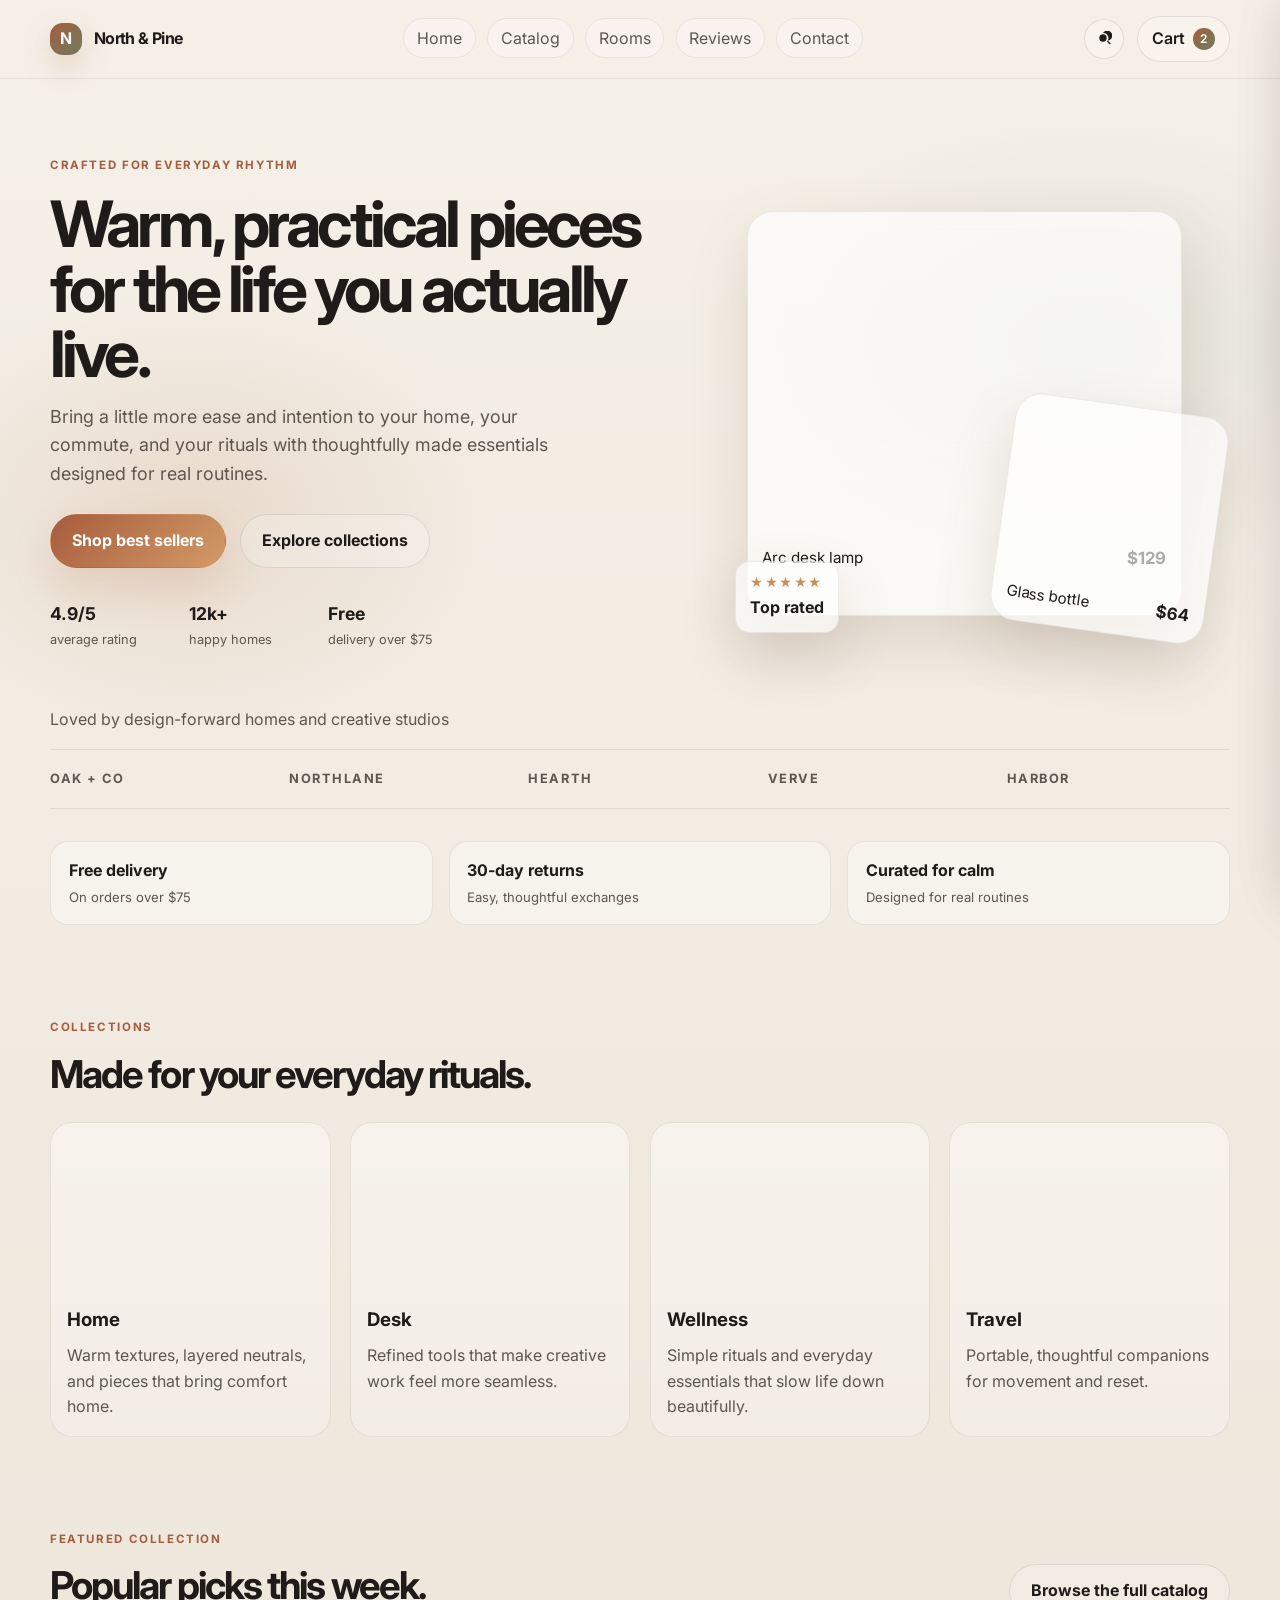
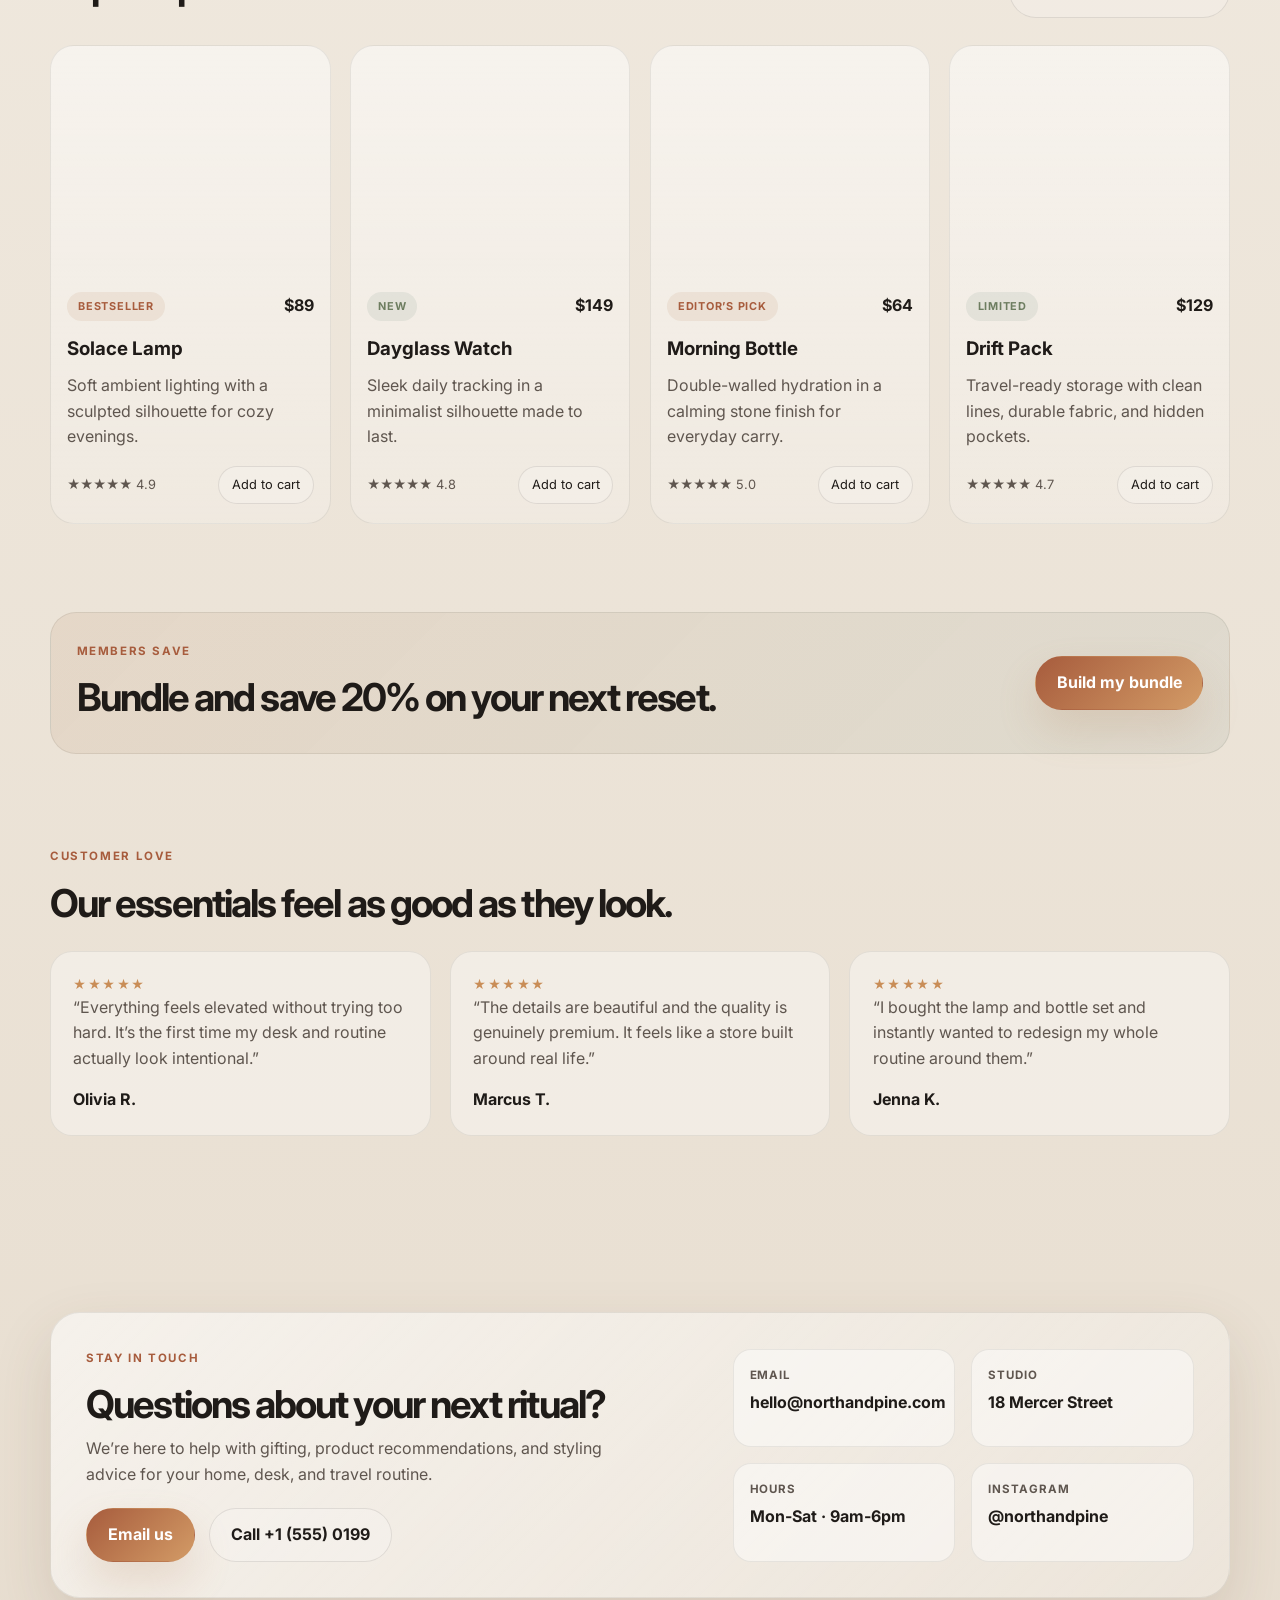
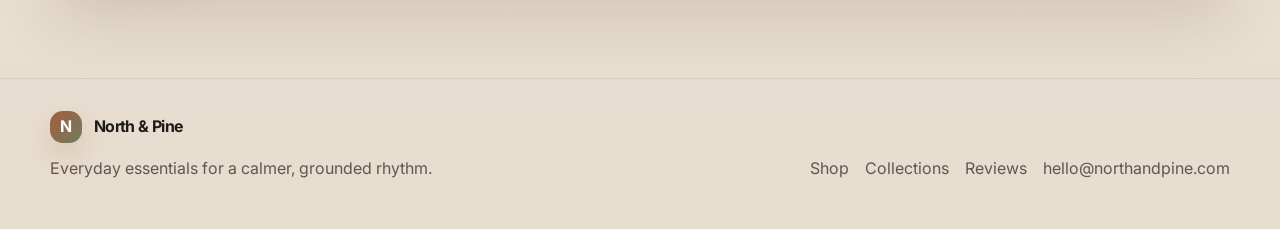
<file: Ecommerce_Demo/index.html>
<!doctype html>
<html lang="en">
  <head>
    <meta charset="utf-8" />
    <meta name="viewport" content="width=device-width, initial-scale=1" />
    <title>North & Pine | Everyday Essentials</title>
    <meta name="description" content="North & Pine offers home, travel, and wellness essentials designed for a calmer, more grounded daily rhythm." />
    <link rel="preconnect" href="https://fonts.googleapis.com">
    <link rel="preconnect" href="https://fonts.gstatic.com" crossorigin>
    <link href="https://fonts.googleapis.com/css2?family=Inter:wght@400;500;600;700;800&display=swap" rel="stylesheet">
    <link rel="stylesheet" href="style.css">
  </head>
  <body>
    <div id="page-transition" class="page-transition" aria-hidden="true"></div>

    <header class="site-header">
      <div class="container header-inner">
        <a class="logo" href="#top" aria-label="North and Pine home">
          <span class="logo-mark">N</span>
          <span>North &amp; Pine</span>
        </a>

        <button class="nav-toggle" aria-label="Open navigation" aria-expanded="false">
          <span class="hamburger" aria-hidden="true"></span>
        </button>

        <nav class="site-nav" id="primary-nav" aria-label="Primary navigation">
          <ul>
            <li><a href="#top">Home</a></li>
            <li><a href="catalog.html">Catalog</a></li>
            <li><a href="#collections">Rooms</a></li>
            <li><a href="#reviews">Reviews</a></li>
            <li><a href="#contact">Contact</a></li>
          </ul>
        </nav>

        <div class="header-actions">
          <button class="icon-btn" id="search-toggle" type="button" aria-label="Search products">
            <svg viewBox="0 0 24 24" aria-hidden="true"><path d="M10.5 3a7.5 7.5 0 015.88 12.8l4.42 4.4 1.4-1.4-4.4-4.42A7.5 7.5 0 1010.5 3zm0 2a5.5 5.5 0 110 11 5.5 5.5 0 010-11z"/></svg>
          </button>
          <button class="cart-pill" id="cart-toggle" type="button" aria-label="View shopping cart">
            Cart <span id="cart-count">2</span>
          </button>
        </div>
      </div>
    </header>

    <main id="top">
      <section class="hero">
        <div class="container hero-inner">
          <div class="hero-copy reveal">
            <span class="eyebrow">Crafted for everyday rhythm</span>
            <h1>Warm, practical pieces for the life you actually live.</h1>
            <p class="lead">Bring a little more ease and intention to your home, your commute, and your rituals with thoughtfully made essentials designed for real routines.</p>
            <div class="hero-actions">
              <a class="btn btn-primary" href="#shop">Shop best sellers</a>
              <a class="btn btn-secondary" href="#collections">Explore collections</a>
            </div>
            <ul class="hero-metrics" aria-label="Store statistics">
              <li><strong>4.9/5</strong><span>average rating</span></li>
              <li><strong>12k+</strong><span>happy homes</span></li>
              <li><strong>Free</strong><span>delivery over $75</span></li>
            </ul>
          </div>

          <div class="hero-visual reveal" aria-hidden="true">
            <div class="showcase-wrap">
              <div class="showcase-card showcase-main">
                <div class="showcase-image image-lamp"></div>
                <div class="showcase-meta">
                  <span>Arc desk lamp</span>
                  <strong>$129</strong>
                </div>
              </div>

              <div class="showcase-card showcase-side">
                <div class="showcase-image image-bottle"></div>
                <div class="showcase-meta">
                  <span>Glass bottle</span>
                  <strong>$64</strong>
                </div>
              </div>

              <div class="floating-badge">
                <span class="stars">★★★★★</span>
                <strong>Top rated</strong>
              </div>
            </div>
          </div>
        </div>
      </section>

      <section class="brands container reveal" aria-label="Featured partners">
        <span>Loved by design-forward homes and creative studios</span>
        <div class="brand-row">
          <span>Oak + Co</span>
          <span>Northlane</span>
          <span>Hearth</span>
          <span>Verve</span>
          <span>Harbor</span>
        </div>
      </section>

      <section class="container trust-strip reveal" aria-label="Store trust details">
        <div class="trust-item">
          <strong>Free delivery</strong>
          <span>On orders over $75</span>
        </div>
        <div class="trust-item">
          <strong>30-day returns</strong>
          <span>Easy, thoughtful exchanges</span>
        </div>
        <div class="trust-item">
          <strong>Curated for calm</strong>
          <span>Designed for real routines</span>
        </div>
      </section>

      <section id="collections" class="container section-spacer">
        <div class="section-heading reveal">
          <span class="eyebrow">Collections</span>
          <h2>Made for your everyday rituals.</h2>
        </div>

        <div class="category-grid">
          <article class="category-card reveal">
            <div class="category-art art-home"></div>
            <h3>Home</h3>
            <p>Warm textures, layered neutrals, and pieces that bring comfort home.</p>
          </article>

          <article class="category-card reveal">
            <div class="category-art art-tech"></div>
            <h3>Desk</h3>
            <p>Refined tools that make creative work feel more seamless.</p>
          </article>

          <article class="category-card reveal">
            <div class="category-art art-wellness"></div>
            <h3>Wellness</h3>
            <p>Simple rituals and everyday essentials that slow life down beautifully.</p>
          </article>

          <article class="category-card reveal">
            <div class="category-art art-travel"></div>
            <h3>Travel</h3>
            <p>Portable, thoughtful companions for movement and reset.</p>
          </article>
        </div>
      </section>

      <section id="shop" class="container section-spacer">
        <div class="section-heading reveal feature-head">
          <div>
            <span class="eyebrow">Featured collection</span>
            <h2>Popular picks this week.</h2>
          </div>
          <a class="btn btn-secondary" href="catalog.html">Browse the full catalog</a>
        </div>

        <div class="product-grid">
          <article class="product-card reveal">
            <div class="product-thumb thumb-one"></div>
            <div class="product-body">
              <div class="product-row">
                <span class="pill">Bestseller</span>
                <span class="price">$89</span>
              </div>
              <h3>Solace Lamp</h3>
              <p>Soft ambient lighting with a sculpted silhouette for cozy evenings.</p>
              <div class="product-meta">
                <span>★★★★★ 4.9</span>
                <button type="button" class="add-to-cart" data-name="Solace Lamp" data-price="89">Add to cart</button>
              </div>
            </div>
          </article>

          <article class="product-card reveal">
            <div class="product-thumb thumb-two"></div>
            <div class="product-body">
              <div class="product-row">
                <span class="pill muted-pill">New</span>
                <span class="price">$149</span>
              </div>
              <h3>Dayglass Watch</h3>
              <p>Sleek daily tracking in a minimalist silhouette made to last.</p>
              <div class="product-meta">
                <span>★★★★★ 4.8</span>
                <button type="button" class="add-to-cart" data-name="Dayglass Watch" data-price="149">Add to cart</button>
              </div>
            </div>
          </article>

          <article class="product-card reveal">
            <div class="product-thumb thumb-three"></div>
            <div class="product-body">
              <div class="product-row">
                <span class="pill">Editor’s pick</span>
                <span class="price">$64</span>
              </div>
              <h3>Morning Bottle</h3>
              <p>Double-walled hydration in a calming stone finish for everyday carry.</p>
              <div class="product-meta">
                <span>★★★★★ 5.0</span>
                <button type="button" class="add-to-cart" data-name="Morning Bottle" data-price="64">Add to cart</button>
              </div>
            </div>
          </article>

          <article class="product-card reveal">
            <div class="product-thumb thumb-four"></div>
            <div class="product-body">
              <div class="product-row">
                <span class="pill muted-pill">Limited</span>
                <span class="price">$129</span>
              </div>
              <h3>Drift Pack</h3>
              <p>Travel-ready storage with clean lines, durable fabric, and hidden pockets.</p>
              <div class="product-meta">
                <span>★★★★★ 4.7</span>
                <button type="button" class="add-to-cart" data-name="Drift Pack" data-price="129">Add to cart</button>
              </div>
            </div>
          </article>
        </div>
      </section>

      <section class="promo-strip container reveal">
        <div>
          <span class="eyebrow">Members save</span>
          <h2>Bundle and save 20% on your next reset.</h2>
        </div>
        <a class="btn btn-primary" href="#contact">Build my bundle</a>
      </section>

      <section id="reviews" class="container section-spacer">
        <div class="section-heading reveal">
          <span class="eyebrow">Customer love</span>
          <h2>Our essentials feel as good as they look.</h2>
        </div>

        <div class="review-grid">
          <article class="review-card reveal">
            <div class="stars">★★★★★</div>
            <p>“Everything feels elevated without trying too hard. It’s the first time my desk and routine actually look intentional.”</p>
            <strong>Olivia R.</strong>
          </article>

          <article class="review-card reveal">
            <div class="stars">★★★★★</div>
            <p>“The details are beautiful and the quality is genuinely premium. It feels like a store built around real life.”</p>
            <strong>Marcus T.</strong>
          </article>

          <article class="review-card reveal">
            <div class="stars">★★★★★</div>
            <p>“I bought the lamp and bottle set and instantly wanted to redesign my whole routine around them.”</p>
            <strong>Jenna K.</strong>
          </article>
        </div>
      </section>

      <section id="contact" class="container section-spacer contact-section reveal">
        <div class="contact-panel">
          <div class="contact-copy">
            <span class="eyebrow">Stay in touch</span>
            <h2>Questions about your next ritual?</h2>
            <p>We’re here to help with gifting, product recommendations, and styling advice for your home, desk, and travel routine.</p>
            <div class="contact-actions">
              <a class="btn btn-primary" href="mailto:hello@northandpine.com">Email us</a>
              <a class="btn btn-secondary" href="tel:+15550199">Call +1 (555) 0199</a>
            </div>
          </div>

          <div class="contact-grid">
            <article class="contact-card">
              <span class="contact-label">Email</span>
              <strong>hello@northandpine.com</strong>
            </article>
            <article class="contact-card">
              <span class="contact-label">Studio</span>
              <strong>18 Mercer Street</strong>
            </article>
            <article class="contact-card">
              <span class="contact-label">Hours</span>
              <strong>Mon-Sat · 9am-6pm</strong>
            </article>
            <article class="contact-card">
              <span class="contact-label">Instagram</span>
              <strong>@northandpine</strong>
            </article>
          </div>
        </div>
      </section>
    </main>

    <div class="search-overlay" id="search-overlay" hidden></div>

    <aside class="search-panel" id="search-panel" aria-label="Search products" aria-hidden="true">
      <div class="search-header">
        <div>
          <span class="eyebrow cart-eyebrow">Find your favorites</span>
          <h3>Search products</h3>
        </div>
        <button type="button" class="cart-close" id="search-close" aria-label="Close search">×</button>
      </div>

      <div class="search-field-wrap">
        <input id="search-input" type="search" placeholder="Search lamps, bottles, travel gear..." aria-label="Search products" />
      </div>

      <ul class="search-results" id="search-results"></ul>
    </aside>

    <div class="cart-overlay" id="cart-overlay" hidden></div>

    <aside class="cart-drawer" id="cart-drawer" aria-label="Shopping cart" aria-hidden="true">
      <div class="cart-header">
        <div>
          <span class="eyebrow cart-eyebrow">Your cart</span>
          <h3>Shopping bag</h3>
        </div>
        <button type="button" class="cart-close" id="cart-close" aria-label="Close cart">×</button>
      </div>

      <ul class="cart-items" id="cart-items"></ul>

      <div class="cart-summary">
        <div class="summary-row">
          <span>Subtotal</span>
          <strong id="cart-subtotal">$0</strong>
        </div>
        <div class="summary-row">
          <span>Delivery</span>
          <strong>$0</strong>
        </div>
        <div class="summary-row total-row">
          <span>Total</span>
          <strong id="cart-total">$0</strong>
        </div>
        <button type="button" class="view-cart-btn">View cart</button>
      </div>
    </aside>

    <footer class="site-footer">
      <div class="container footer-inner">
        <div>
          <a class="logo footer-logo" href="#top">
            <span class="logo-mark">N</span>
            <span>North &amp; Pine</span>
          </a>
          <p>Everyday essentials for a calmer, grounded rhythm.</p>
        </div>

        <div class="footer-links">
          <a href="#shop">Shop</a>
          <a href="#collections">Collections</a>
          <a href="#reviews">Reviews</a>
          <a href="mailto:hello@northandpine.com">hello@northandpine.com</a>
        </div>
      </div>
    </footer>

    <script src="script.js" defer></script>
  </body>
</html>
</file>
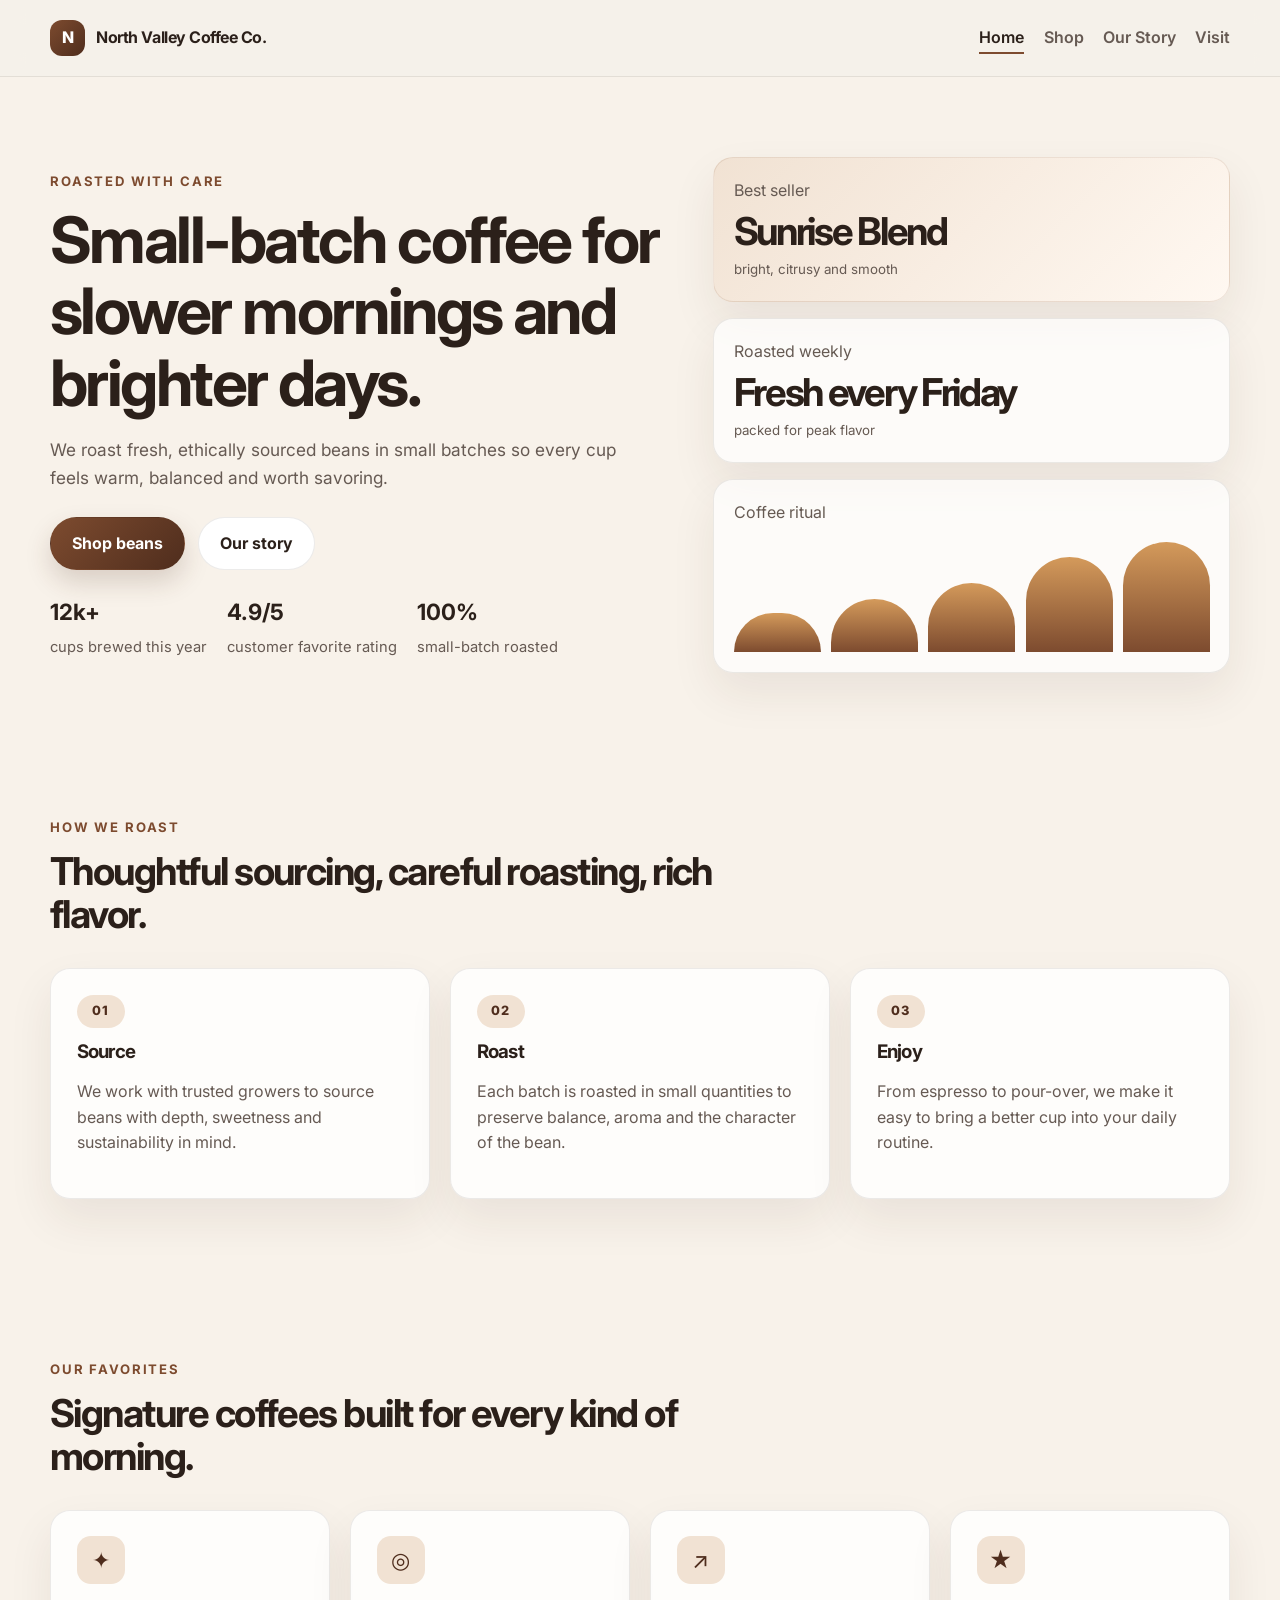
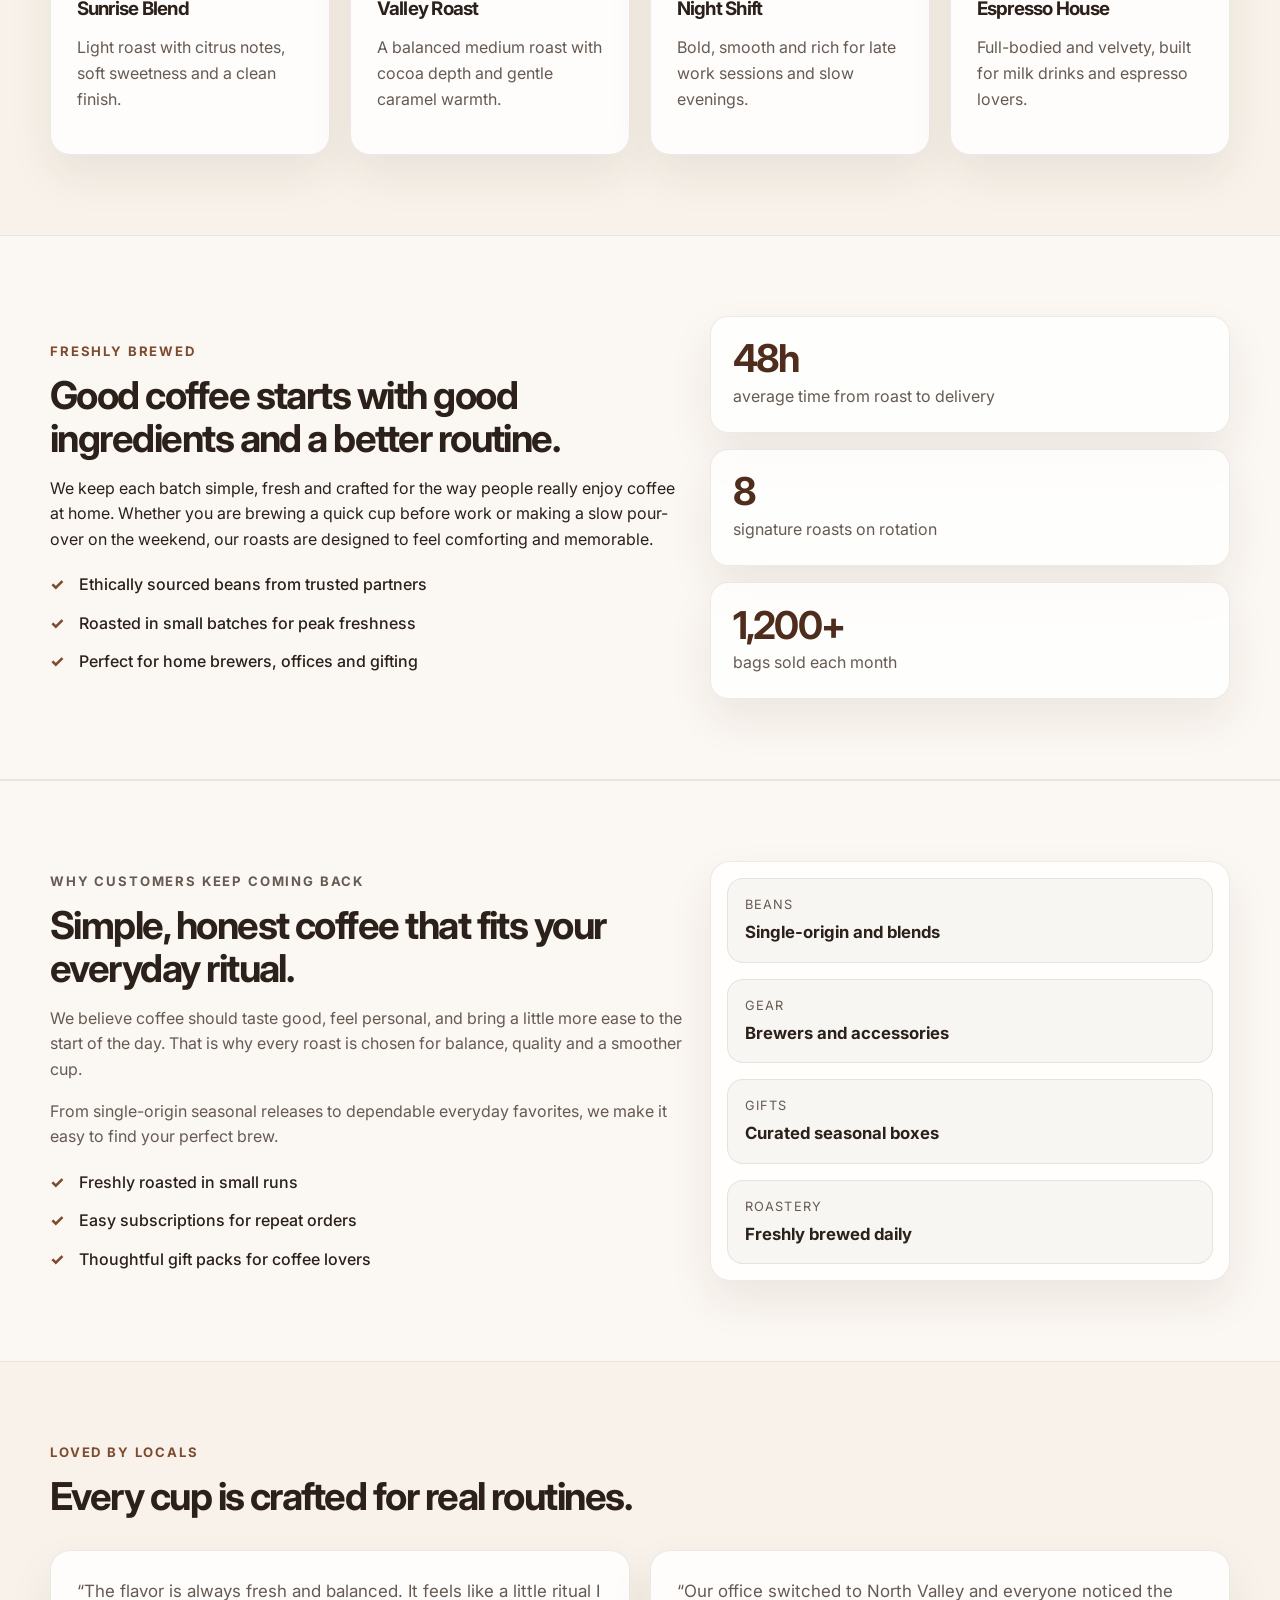
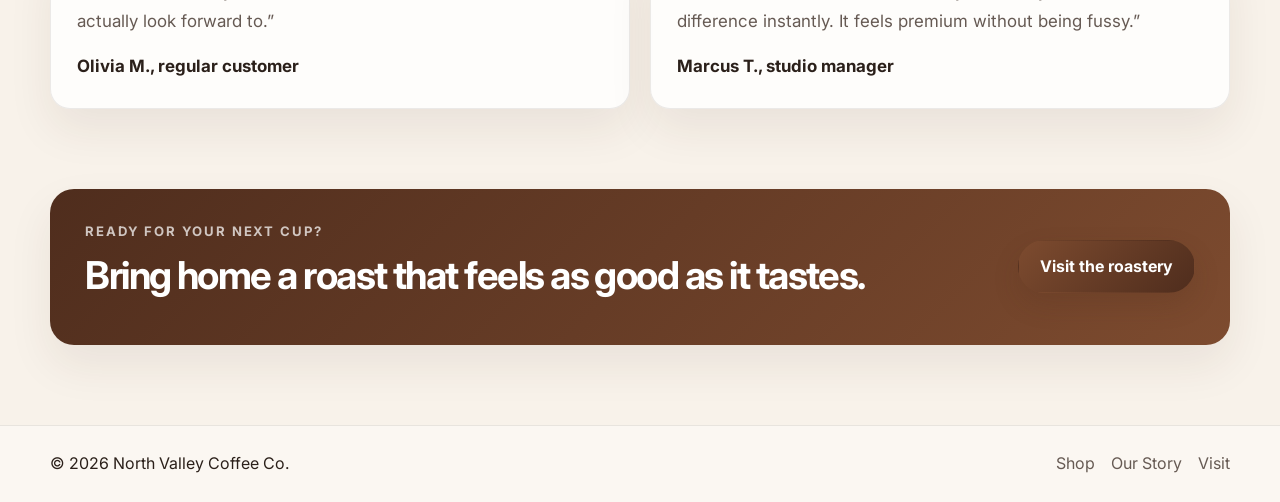
<file: Small_Business_Demo/index.html>
<!doctype html>
<html lang="en">
  <head>
    <meta charset="UTF-8" />
    <meta name="viewport" content="width=device-width, initial-scale=1.0" />
    <title>North Valley Coffee Co. | Small Batch Roastery</title>
    <meta
      name="description"
      content="North Valley Coffee Co. roasts small-batch coffee, brews daily, and brings handcrafted coffee culture to your morning routine."
    />
    <link rel="preconnect" href="https://fonts.googleapis.com" />
    <link rel="preconnect" href="https://fonts.gstatic.com" crossorigin />
    <link
      href="https://fonts.googleapis.com/css2?family=Inter:wght@400;500;600;700;800&display=swap"
      rel="stylesheet"
    />
    <link rel="stylesheet" href="style.css" />
  </head>
  <body>
    <div id="page-transition" aria-hidden="true"></div>

    <header class="site-header">
      <div class="container nav-wrap">
        <a class="brand" href="index.html" aria-label="North Valley Coffee Co. home">
          <span class="brand-mark">N</span>
          <span>North Valley Coffee Co.</span>
        </a>

        <button class="nav-toggle" type="button" aria-expanded="false" aria-label="Toggle navigation">
          <span></span>
          <span></span>
          <span></span>
        </button>

        <nav class="site-nav" aria-label="Main navigation">
          <ul>
            <li><a href="index.html" class="active">Home</a></li>
            <li><a href="services.html">Shop</a></li>
            <li><a href="about.html">Our Story</a></li>
            <li><a href="contact.html">Visit</a></li>
          </ul>
        </nav>
      </div>
    </header>

    <main>
      <section class="hero">
        <div class="container hero-inner">
          <div class="hero-copy">
            <p class="eyebrow">Roasted with care</p>
            <h1>Small-batch coffee for slower mornings and brighter days.</h1>
            <p class="lead">
              We roast fresh, ethically sourced beans in small batches so every cup feels warm,
              balanced and worth savoring.
            </p>
            <div class="cta-row">
              <a class="btn btn-primary" href="services.html">Shop beans</a>
              <a class="btn btn-secondary" href="about.html">Our story</a>
            </div>
            <ul class="mini-proof" aria-label="Coffee business highlights">
              <li><strong>12k+</strong><span>cups brewed this year</span></li>
              <li><strong>4.9/5</strong><span>customer favorite rating</span></li>
              <li><strong>100%</strong><span>small-batch roasted</span></li>
            </ul>
          </div>

          <div class="hero-panel" aria-label="Coffee roastery overview">
            <div class="metric-card accent">
              <span class="label">Best seller</span>
              <strong>Sunrise Blend</strong>
              <small>bright, citrusy and smooth</small>
            </div>
            <div class="metric-card">
              <span class="label">Roasted weekly</span>
              <strong>Fresh every Friday</strong>
              <small>packed for peak flavor</small>
            </div>
            <div class="metric-card chart-card">
              <span class="label">Coffee ritual</span>
              <div class="bars" aria-hidden="true">
                <span style="height:35%"></span>
                <span style="height:48%"></span>
                <span style="height:63%"></span>
                <span style="height:86%"></span>
                <span style="height:100%"></span>
              </div>
            </div>
          </div>
        </div>
      </section>

      <section class="section">
        <div class="container">
          <div class="section-heading">
            <p class="eyebrow">How we roast</p>
            <h2>Thoughtful sourcing, careful roasting, rich flavor.</h2>
          </div>

          <div class="card-grid process-grid">
            <article class="info-card reveal">
              <span class="step-number">01</span>
              <h3>Source</h3>
              <p>We work with trusted growers to source beans with depth, sweetness and sustainability in mind.</p>
            </article>

            <article class="info-card reveal">
              <span class="step-number">02</span>
              <h3>Roast</h3>
              <p>Each batch is roasted in small quantities to preserve balance, aroma and the character of the bean.</p>
            </article>

            <article class="info-card reveal">
              <span class="step-number">03</span>
              <h3>Enjoy</h3>
              <p>From espresso to pour-over, we make it easy to bring a better cup into your daily routine.</p>
            </article>
          </div>
        </div>
      </section>

      <section class="section">
        <div class="container">
          <div class="section-heading">
            <p class="eyebrow">Our favorites</p>
            <h2>Signature coffees built for every kind of morning.</h2>
          </div>

          <div class="card-grid four-up">
            <article class="info-card reveal">
              <div class="icon-wrap">✦</div>
              <h3>Sunrise Blend</h3>
              <p>Light roast with citrus notes, soft sweetness and a clean finish.</p>
            </article>

            <article class="info-card reveal">
              <div class="icon-wrap">◎</div>
              <h3>Valley Roast</h3>
              <p>A balanced medium roast with cocoa depth and gentle caramel warmth.</p>
            </article>

            <article class="info-card reveal">
              <div class="icon-wrap">↗</div>
              <h3>Night Shift</h3>
              <p>Bold, smooth and rich for late work sessions and slow evenings.</p>
            </article>

            <article class="info-card reveal">
              <div class="icon-wrap">★</div>
              <h3>Espresso House</h3>
              <p>Full-bodied and velvety, built for milk drinks and espresso lovers.</p>
            </article>
          </div>
        </div>
      </section>

      <section class="section light-section showcase-section">
        <div class="container showcase-grid">
          <div class="showcase-copy reveal">
            <p class="eyebrow">Freshly brewed</p>
            <h2>Good coffee starts with good ingredients and a better routine.</h2>
            <p>
              We keep each batch simple, fresh and crafted for the way people really enjoy coffee at home.
              Whether you are brewing a quick cup before work or making a slow pour-over on the weekend,
              our roasts are designed to feel comforting and memorable.
            </p>
            <ul class="check-list">
              <li>Ethically sourced beans from trusted partners</li>
              <li>Roasted in small batches for peak freshness</li>
              <li>Perfect for home brewers, offices and gifting</li>
            </ul>
          </div>

          <div class="mini-stats reveal">
            <div class="stat-box">
              <strong>48h</strong>
              <span>average time from roast to delivery</span>
            </div>
            <div class="stat-box">
              <strong>8</strong>
              <span>signature roasts on rotation</span>
            </div>
            <div class="stat-box">
              <strong>1,200+</strong>
              <span>bags sold each month</span>
            </div>
          </div>
        </div>
      </section>

      <section class="section light-section">
        <div class="container split-layout">
          <div class="copy-block reveal">
            <p class="eyebrow">Why customers keep coming back</p>
            <h2>Simple, honest coffee that fits your everyday ritual.</h2>
            <p>
              We believe coffee should taste good, feel personal, and bring a little more ease to the start of the day.
              That is why every roast is chosen for balance, quality and a smoother cup.
            </p>
            <p>
              From single-origin seasonal releases to dependable everyday favorites, we make it easy to find your perfect brew.
            </p>
            <ul class="check-list">
              <li>Freshly roasted in small runs</li>
              <li>Easy subscriptions for repeat orders</li>
              <li>Thoughtful gift packs for coffee lovers</li>
            </ul>
          </div>

          <div class="feature-box reveal">
            <div class="feature-item">
              <span>Beans</span>
              <strong>Single-origin and blends</strong>
            </div>
            <div class="feature-item">
              <span>Gear</span>
              <strong>Brewers and accessories</strong>
            </div>
            <div class="feature-item">
              <span>Gifts</span>
              <strong>Curated seasonal boxes</strong>
            </div>
            <div class="feature-item">
              <span>Roastery</span>
              <strong>Freshly brewed daily</strong>
            </div>
          </div>
        </div>
      </section>

      <section class="section">
        <div class="container">
          <div class="section-heading">
            <p class="eyebrow">Loved by locals</p>
            <h2>Every cup is crafted for real routines.</h2>
          </div>

          <div class="testimonial-grid">
            <blockquote class="quote reveal">
              “The flavor is always fresh and balanced. It feels like a little ritual I actually look forward to.”
              <footer>Olivia M., regular customer</footer>
            </blockquote>
            <blockquote class="quote reveal">
              “Our office switched to North Valley and everyone noticed the difference instantly. It feels premium without being fussy.”
              <footer>Marcus T., studio manager</footer>
            </blockquote>
          </div>
        </div>
      </section>

      <section class="cta-banner">
        <div class="container banner-inner">
          <div>
            <p class="eyebrow dark">Ready for your next cup?</p>
            <h2>Bring home a roast that feels as good as it tastes.</h2>
          </div>
          <a class="btn btn-primary" href="contact.html">Visit the roastery</a>
        </div>
      </section>
    </main>

    <footer class="site-footer">
      <div class="container footer-inner">
        <p>© <span id="year"></span> North Valley Coffee Co.</p>
        <ul>
          <li><a href="services.html">Shop</a></li>
          <li><a href="about.html">Our Story</a></li>
          <li><a href="contact.html">Visit</a></li>
        </ul>
      </div>
    </footer>

    <script src="script.js"></script>
  </body>
</html>
</file>
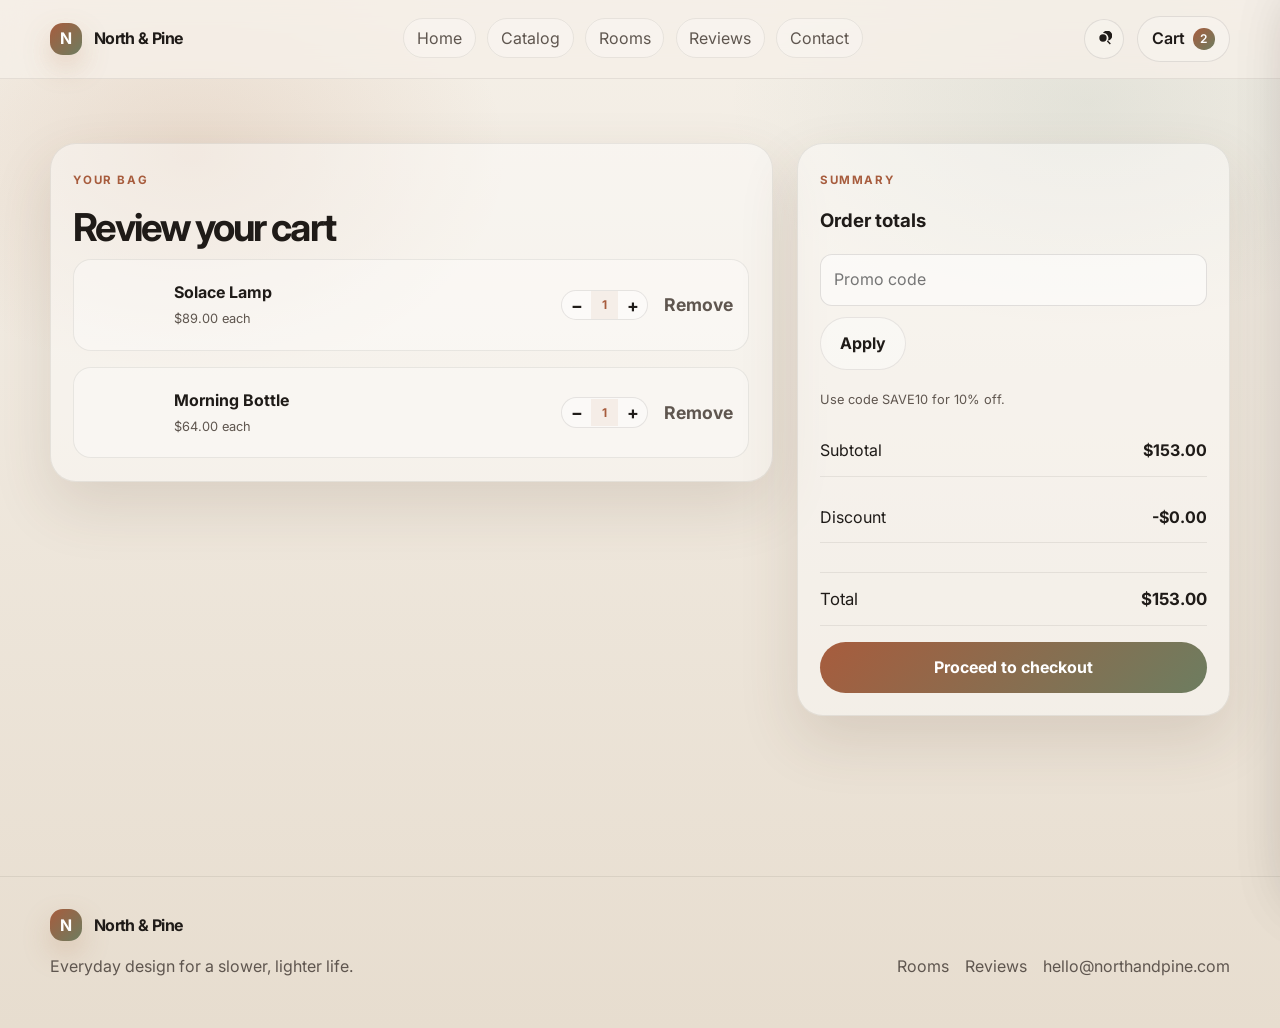
<file: Ecommerce_Demo/cart.html>
<!doctype html>
<html lang="en">
  <head>
    <meta charset="utf-8" />
    <meta name="viewport" content="width=device-width, initial-scale=1" />
    <title>North & Pine | Cart</title>
    <meta name="description" content="Review your cart, apply a promo code, and proceed to checkout." />
    <link rel="preconnect" href="https://fonts.googleapis.com">
    <link rel="preconnect" href="https://fonts.gstatic.com" crossorigin>
    <link href="https://fonts.googleapis.com/css2?family=Inter:wght@400;500;600;700;800&display=swap" rel="stylesheet">
    <link rel="stylesheet" href="style.css">
  </head>
  <body>
    <div id="page-transition" class="page-transition" aria-hidden="true"></div>

    <header class="site-header">
      <div class="container header-inner">
        <a class="logo" href="index.html" aria-label="North and Pine home">
          <span class="logo-mark">N</span>
          <span>North &amp; Pine</span>
        </a>

        <button class="nav-toggle" aria-label="Open navigation" aria-expanded="false">
          <span class="hamburger" aria-hidden="true"></span>
        </button>

        <nav class="site-nav" id="primary-nav" aria-label="Primary navigation">
          <ul>
            <li><a href="index.html">Home</a></li>
            <li><a href="catalog.html">Catalog</a></li>
            <li><a href="index.html#collections">Rooms</a></li>
            <li><a href="index.html#reviews">Reviews</a></li>
            <li><a href="index.html#contact">Contact</a></li>
          </ul>
        </nav>

        <div class="header-actions">
          <button class="icon-btn" id="search-toggle" type="button" aria-label="Search products">
            <svg viewBox="0 0 24 24" aria-hidden="true"><path d="M10.5 3a7.5 7.5 0 015.88 12.8l4.42 4.4 1.4-1.4-4.4-4.42A7.5 7.5 0 1010.5 3zm0 2a5.5 5.5 0 110 11 5.5 5.5 0 010-11z"/></svg>
          </button>
          <button class="cart-pill" id="cart-toggle" type="button" aria-label="View shopping cart">
            Cart <span id="cart-count">2</span>
          </button>
        </div>
      </div>
    </header>

    <main class="cart-page">
      <div class="container cart-layout">
        <section class="cart-panel">
          <span class="eyebrow">Your bag</span>
          <h2>Review your cart</h2>
          <ul class="cart-review-list" id="cart-review-items"></ul>
        </section>

        <aside class="summary-panel">
          <span class="eyebrow">Summary</span>
          <h3>Order totals</h3>

          <form id="promo-form" class="promo-form" action="#" method="get">
            <input id="promo-code" type="text" placeholder="Promo code" aria-label="Promo code" />
            <button type="submit" class="secondary-action">Apply</button>
          </form>

          <p id="promo-note" class="promo-note">Use code SAVE10 for 10% off.</p>

          <div class="summary-list">
            <div class="summary-row-item">
              <span>Subtotal</span>
              <strong id="cart-review-subtotal">$0.00</strong>
            </div>
            <div class="summary-row-item">
              <span>Discount</span>
              <strong id="promo-discount">-$0.00</strong>
            </div>
            <div class="summary-row-item total-row">
              <span>Total</span>
              <strong id="cart-review-total">$0.00</strong>
            </div>
          </div>

          <button id="checkout-btn" class="primary-action" type="button" style="width:100%; margin-top:1rem;">Proceed to checkout</button>
        </aside>
      </div>
    </main>

    <div class="search-overlay" id="search-overlay" hidden></div>

    <aside class="search-panel" id="search-panel" aria-label="Search products" aria-hidden="true">
      <div class="search-header">
        <div>
          <span class="eyebrow cart-eyebrow">Find your favorites</span>
          <h3>Search products</h3>
        </div>
        <button type="button" class="cart-close" id="search-close" aria-label="Close search">×</button>
      </div>

      <div class="search-field-wrap">
        <input id="search-input" type="search" placeholder="Search lamps, bottles, travel gear..." aria-label="Search products" />
      </div>

      <ul class="search-results" id="search-results"></ul>
    </aside>

    <div class="cart-overlay" id="cart-overlay" hidden></div>

    <aside class="cart-drawer" id="cart-drawer" aria-label="Shopping cart" aria-hidden="true">
      <div class="cart-header">
        <div>
          <span class="eyebrow cart-eyebrow">Your cart</span>
          <h3>Shopping bag</h3>
        </div>
        <button type="button" class="cart-close" id="cart-close" aria-label="Close cart">×</button>
      </div>

      <ul class="cart-items" id="cart-items"></ul>

      <div class="cart-summary">
        <div class="summary-row">
          <span>Subtotal</span>
          <strong id="cart-subtotal">$0</strong>
        </div>
        <div class="summary-row">
          <span>Delivery</span>
          <strong>$0</strong>
        </div>
        <div class="summary-row total-row">
          <span>Total</span>
          <strong id="cart-total">$0</strong>
        </div>
        <button type="button" class="view-cart-btn">View cart</button>
      </div>
    </aside>

    <footer class="site-footer">
      <div class="container footer-inner">
        <div>
          <a class="logo footer-logo" href="index.html">
            <span class="logo-mark">N</span>
            <span>North &amp; Pine</span>
          </a>
          <p>Everyday design for a slower, lighter life.</p>
        </div>

        <div class="footer-links">
          <a href="index.html#collections">Rooms</a>
          <a href="index.html#reviews">Reviews</a>
          <a href="mailto:hello@northandpine.com">hello@northandpine.com</a>
        </div>
      </div>
    </footer>

    <script src="script.js" defer></script>
  </body>
</html>
</file>
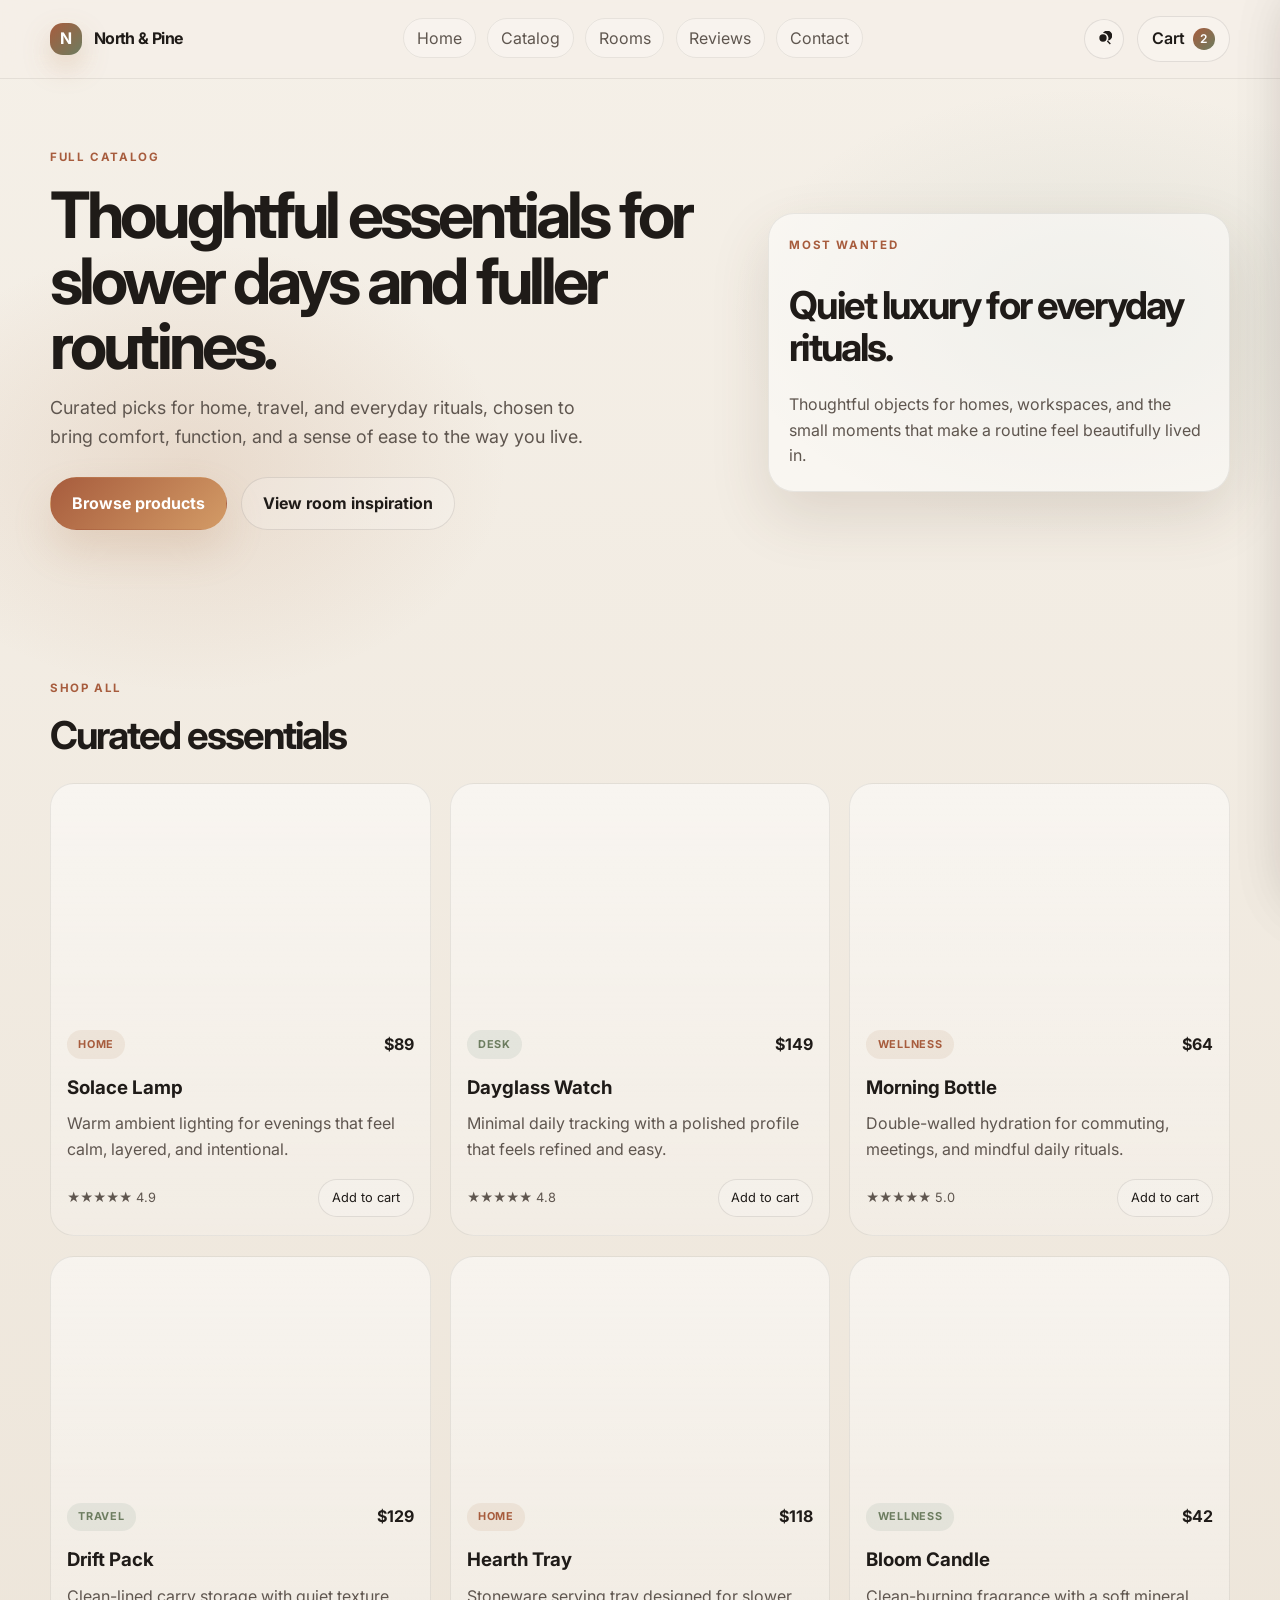
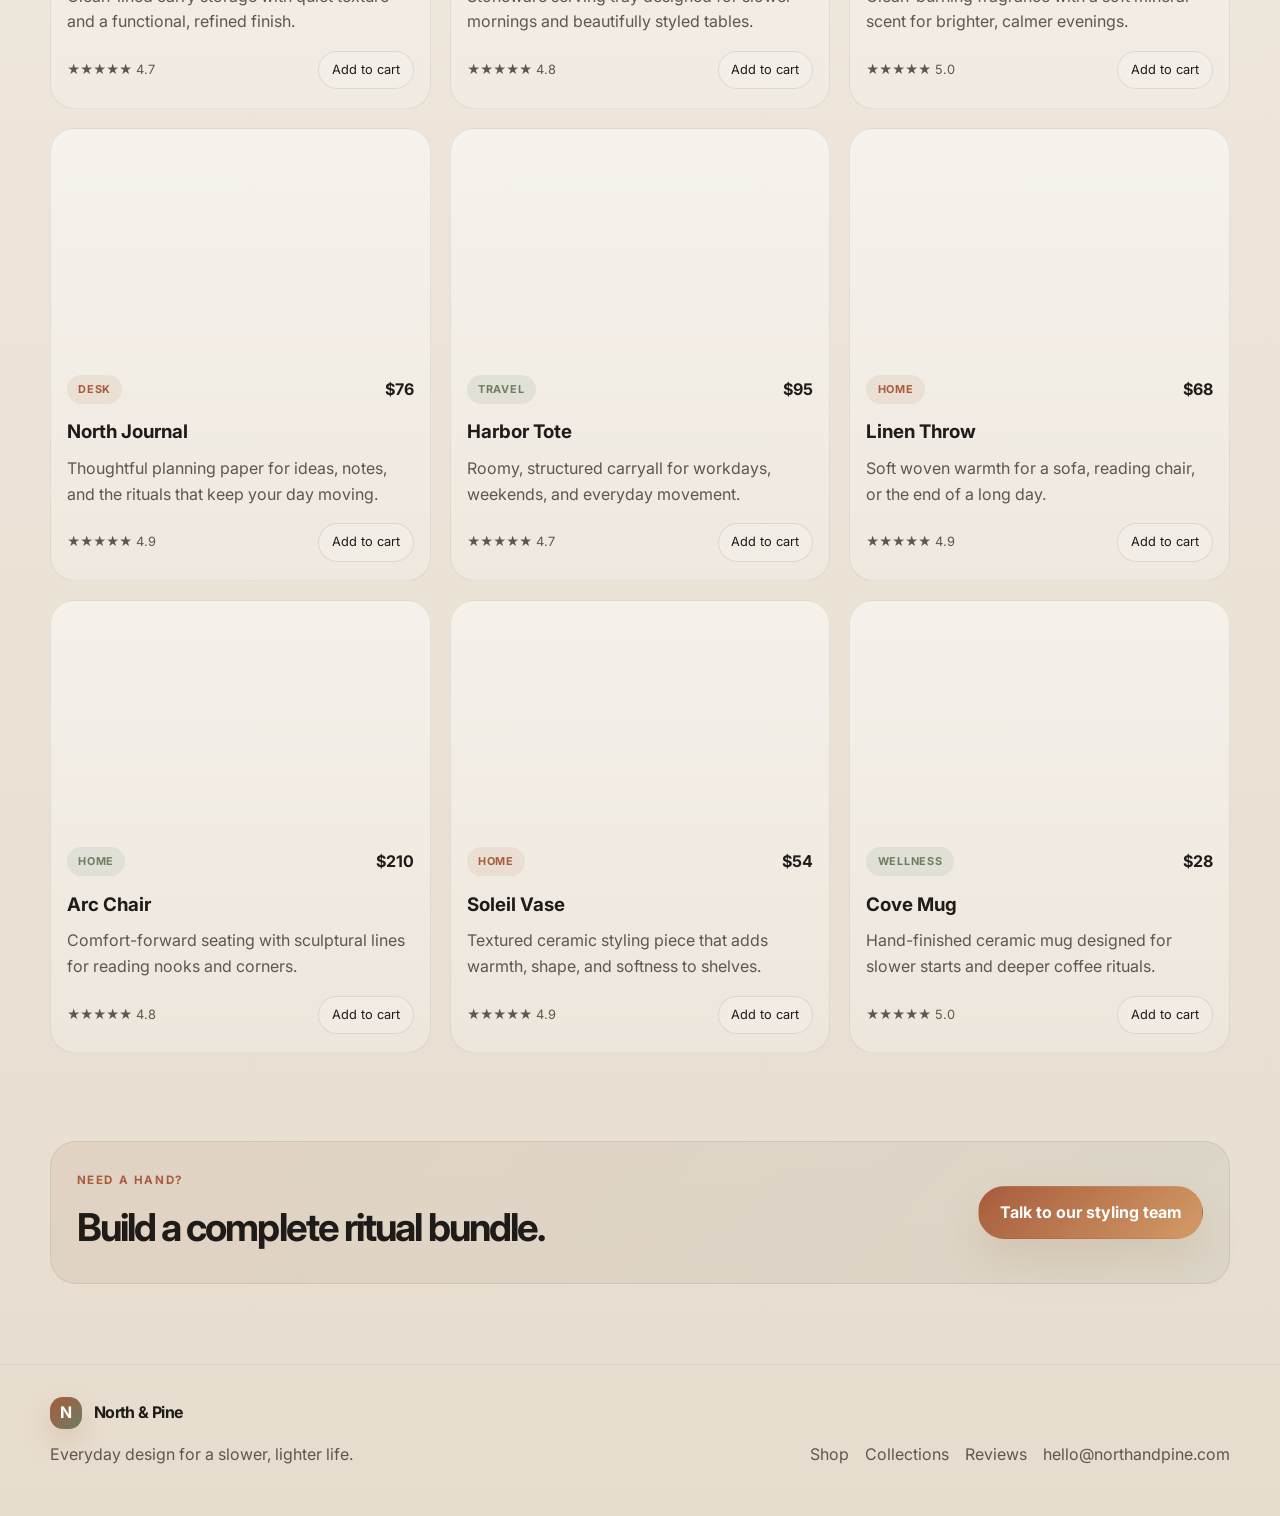
<file: Ecommerce_Demo/catalog.html>
<!doctype html>
<html lang="en">
  <head>
    <meta charset="utf-8" />
    <meta name="viewport" content="width=device-width, initial-scale=1" />
    <title>North & Pine | Catalog</title>
    <meta name="description" content="Browse the full North & Pine catalog with home, travel, and wellness essentials." />
    <link rel="preconnect" href="https://fonts.googleapis.com">
    <link rel="preconnect" href="https://fonts.gstatic.com" crossorigin>
    <link href="https://fonts.googleapis.com/css2?family=Inter:wght@400;500;600;700;800&display=swap" rel="stylesheet">
    <link rel="stylesheet" href="style.css">
  </head>
  <body>
    <div id="page-transition" class="page-transition" aria-hidden="true"></div>

    <header class="site-header">
      <div class="container header-inner">
        <a class="logo" href="index.html" aria-label="North and Pine home">
          <span class="logo-mark">N</span>
          <span>North &amp; Pine</span>
        </a>

        <button class="nav-toggle" aria-label="Open navigation" aria-expanded="false">
          <span class="hamburger" aria-hidden="true"></span>
        </button>

        <nav class="site-nav" id="primary-nav" aria-label="Primary navigation">
          <ul>
            <li><a href="index.html">Home</a></li>
            <li><a href="catalog.html">Catalog</a></li>
            <li><a href="index.html#collections">Rooms</a></li>
            <li><a href="index.html#reviews">Reviews</a></li>
            <li><a href="index.html#contact">Contact</a></li>
          </ul>
        </nav>

        <div class="header-actions">
          <button class="icon-btn" id="search-toggle" type="button" aria-label="Search products">
            <svg viewBox="0 0 24 24" aria-hidden="true"><path d="M10.5 3a7.5 7.5 0 015.88 12.8l4.42 4.4 1.4-1.4-4.4-4.42A7.5 7.5 0 1010.5 3zm0 2a5.5 5.5 0 110 11 5.5 5.5 0 010-11z"/></svg>
          </button>
          <button class="cart-pill" id="cart-toggle" type="button" aria-label="View shopping cart">
            Cart <span id="cart-count">2</span>
          </button>
        </div>
      </div>
    </header>

    <main>
      <section class="catalog-hero container">
        <div class="catalog-hero-inner">
          <div class="reveal">
            <span class="eyebrow">Full catalog</span>
            <h1>Thoughtful essentials for slower days and fuller routines.</h1>
            <p class="lead">Curated picks for home, travel, and everyday rituals, chosen to bring comfort, function, and a sense of ease to the way you live.</p>
            <div class="hero-actions">
              <a class="btn btn-primary" href="#catalog-grid">Browse products</a>
              <a class="btn btn-secondary" href="index.html#collections">View room inspiration</a>
            </div>
          </div>

          <div class="catalog-highlight reveal">
            <span class="eyebrow">Most wanted</span>
            <h2>Quiet luxury for everyday rituals.</h2>
            <p>Thoughtful objects for homes, workspaces, and the small moments that make a routine feel beautifully lived in.</p>
          </div>
        </div>
      </section>

      <section class="container section-spacer" id="catalog-grid">
        <div class="section-heading reveal" id="new-arrivals">
          <span class="eyebrow">Shop all</span>
          <h2>Curated essentials</h2>
        </div>

        <div class="product-grid catalog-grid">
          <article class="product-card reveal">
            <div class="product-thumb" style="background-image:url('https://images.unsplash.com/photo-1505693416388-ac5ce068fe85?auto=format&fit=crop&w=900&q=80');"></div>
            <div class="product-body">
              <div class="product-row">
                <span class="pill">Home</span>
                <span class="price">$89</span>
              </div>
              <h3>Solace Lamp</h3>
              <p>Warm ambient lighting for evenings that feel calm, layered, and intentional.</p>
              <div class="product-meta">
                <span>★★★★★ 4.9</span>
                <button type="button" class="add-to-cart" data-name="Solace Lamp" data-price="89">Add to cart</button>
              </div>
            </div>
          </article>

          <article class="product-card reveal">
            <div class="product-thumb" style="background-image:url('https://images.unsplash.com/photo-1523275335684-37898b6baf30?auto=format&fit=crop&w=900&q=80');"></div>
            <div class="product-body">
              <div class="product-row">
                <span class="pill muted-pill">Desk</span>
                <span class="price">$149</span>
              </div>
              <h3>Dayglass Watch</h3>
              <p>Minimal daily tracking with a polished profile that feels refined and easy.</p>
              <div class="product-meta">
                <span>★★★★★ 4.8</span>
                <button type="button" class="add-to-cart" data-name="Dayglass Watch" data-price="149">Add to cart</button>
              </div>
            </div>
          </article>

          <article class="product-card reveal">
            <div class="product-thumb" style="background-image:url('https://images.unsplash.com/photo-1521572267360-ee0c2909d518?auto=format&fit=crop&w=900&q=80');"></div>
            <div class="product-body">
              <div class="product-row">
                <span class="pill">Wellness</span>
                <span class="price">$64</span>
              </div>
              <h3>Morning Bottle</h3>
              <p>Double-walled hydration for commuting, meetings, and mindful daily rituals.</p>
              <div class="product-meta">
                <span>★★★★★ 5.0</span>
                <button type="button" class="add-to-cart" data-name="Morning Bottle" data-price="64">Add to cart</button>
              </div>
            </div>
          </article>

          <article class="product-card reveal">
            <div class="product-thumb" style="background-image:url('https://images.unsplash.com/photo-1527631746610-bca00a040d60?auto=format&fit=crop&w=900&q=80');"></div>
            <div class="product-body">
              <div class="product-row">
                <span class="pill muted-pill">Travel</span>
                <span class="price">$129</span>
              </div>
              <h3>Drift Pack</h3>
              <p>Clean-lined carry storage with quiet texture and a functional, refined finish.</p>
              <div class="product-meta">
                <span>★★★★★ 4.7</span>
                <button type="button" class="add-to-cart" data-name="Drift Pack" data-price="129">Add to cart</button>
              </div>
            </div>
          </article>

          <article class="product-card reveal">
            <div class="product-thumb" style="background-image:url('https://images.unsplash.com/photo-1494526585095-c41746248156?auto=format&fit=crop&w=900&q=80');"></div>
            <div class="product-body">
              <div class="product-row">
                <span class="pill">Home</span>
                <span class="price">$118</span>
              </div>
              <h3>Hearth Tray</h3>
              <p>Stoneware serving tray designed for slower mornings and beautifully styled tables.</p>
              <div class="product-meta">
                <span>★★★★★ 4.8</span>
                <button type="button" class="add-to-cart" data-name="Hearth Tray" data-price="118">Add to cart</button>
              </div>
            </div>
          </article>

          <article class="product-card reveal">
            <div class="product-thumb" style="background-image:url('https://images.unsplash.com/photo-1517841905240-472988c2477d?auto=format&fit=crop&w=900&q=80');"></div>
            <div class="product-body">
              <div class="product-row">
                <span class="pill muted-pill">Wellness</span>
                <span class="price">$42</span>
              </div>
              <h3>Bloom Candle</h3>
              <p>Clean-burning fragrance with a soft mineral scent for brighter, calmer evenings.</p>
              <div class="product-meta">
                <span>★★★★★ 5.0</span>
                <button type="button" class="add-to-cart" data-name="Bloom Candle" data-price="42">Add to cart</button>
              </div>
            </div>
          </article>

          <article class="product-card reveal">
            <div class="product-thumb" style="background-image:url('https://images.unsplash.com/photo-1516321318423-f06f85e504b3?auto=format&fit=crop&w=900&q=80');"></div>
            <div class="product-body">
              <div class="product-row">
                <span class="pill">Desk</span>
                <span class="price">$76</span>
              </div>
              <h3>North Journal</h3>
              <p>Thoughtful planning paper for ideas, notes, and the rituals that keep your day moving.</p>
              <div class="product-meta">
                <span>★★★★★ 4.9</span>
                <button type="button" class="add-to-cart" data-name="North Journal" data-price="76">Add to cart</button>
              </div>
            </div>
          </article>

          <article class="product-card reveal">
            <div class="product-thumb" style="background-image:url('https://images.unsplash.com/photo-1525966222134-fcfa99b8ae77?auto=format&fit=crop&w=900&q=80');"></div>
            <div class="product-body">
              <div class="product-row">
                <span class="pill muted-pill">Travel</span>
                <span class="price">$95</span>
              </div>
              <h3>Harbor Tote</h3>
              <p>Roomy, structured carryall for workdays, weekends, and everyday movement.</p>
              <div class="product-meta">
                <span>★★★★★ 4.7</span>
                <button type="button" class="add-to-cart" data-name="Harbor Tote" data-price="95">Add to cart</button>
              </div>
            </div>
          </article>

          <article class="product-card reveal">
            <div class="product-thumb" style="background-image:url('https://images.unsplash.com/photo-1505693416388-ac5ce068fe85?auto=format&fit=crop&w=900&q=80');"></div>
            <div class="product-body">
              <div class="product-row">
                <span class="pill">Home</span>
                <span class="price">$68</span>
              </div>
              <h3>Linen Throw</h3>
              <p>Soft woven warmth for a sofa, reading chair, or the end of a long day.</p>
              <div class="product-meta">
                <span>★★★★★ 4.9</span>
                <button type="button" class="add-to-cart" data-name="Linen Throw" data-price="68">Add to cart</button>
              </div>
            </div>
          </article>

          <article class="product-card reveal">
            <div class="product-thumb" style="background-image:url('https://images.unsplash.com/photo-1555041469-a586c61ea9bc?auto=format&fit=crop&w=900&q=80');"></div>
            <div class="product-body">
              <div class="product-row">
                <span class="pill muted-pill">Home</span>
                <span class="price">$210</span>
              </div>
              <h3>Arc Chair</h3>
              <p>Comfort-forward seating with sculptural lines for reading nooks and corners.</p>
              <div class="product-meta">
                <span>★★★★★ 4.8</span>
                <button type="button" class="add-to-cart" data-name="Arc Chair" data-price="210">Add to cart</button>
              </div>
            </div>
          </article>

          <article class="product-card reveal">
            <div class="product-thumb" style="background-image:url('https://images.unsplash.com/photo-1460317442991-0ec209397118?auto=format&fit=crop&w=900&q=80');"></div>
            <div class="product-body">
              <div class="product-row">
                <span class="pill">Home</span>
                <span class="price">$54</span>
              </div>
              <h3>Soleil Vase</h3>
              <p>Textured ceramic styling piece that adds warmth, shape, and softness to shelves.</p>
              <div class="product-meta">
                <span>★★★★★ 4.9</span>
                <button type="button" class="add-to-cart" data-name="Soleil Vase" data-price="54">Add to cart</button>
              </div>
            </div>
          </article>

          <article class="product-card reveal">
            <div class="product-thumb" style="background-image:url('https://images.unsplash.com/photo-1517701604599-bb29b565090c?auto=format&fit=crop&w=900&q=80');"></div>
            <div class="product-body">
              <div class="product-row">
                <span class="pill muted-pill">Wellness</span>
                <span class="price">$28</span>
              </div>
              <h3>Cove Mug</h3>
              <p>Hand-finished ceramic mug designed for slower starts and deeper coffee rituals.</p>
              <div class="product-meta">
                <span>★★★★★ 5.0</span>
                <button type="button" class="add-to-cart" data-name="Cove Mug" data-price="28">Add to cart</button>
              </div>
            </div>
          </article>
        </div>

        <div class="promo-strip reveal">
          <div>
            <span class="eyebrow">Need a hand?</span>
            <h2>Build a complete ritual bundle.</h2>
          </div>
          <a class="btn btn-primary" href="index.html#contact">Talk to our styling team</a>
        </div>
      </section>
    </main>

    <div class="search-overlay" id="search-overlay" hidden></div>

    <aside class="search-panel" id="search-panel" aria-label="Search products" aria-hidden="true">
      <div class="search-header">
        <div>
          <span class="eyebrow cart-eyebrow">Find your favorites</span>
          <h3>Search products</h3>
        </div>
        <button type="button" class="cart-close" id="search-close" aria-label="Close search">×</button>
      </div>

      <div class="search-field-wrap">
        <input id="search-input" type="search" placeholder="Search lamps, bottles, travel gear..." aria-label="Search products" />
      </div>

      <ul class="search-results" id="search-results"></ul>
    </aside>

    <div class="cart-overlay" id="cart-overlay" hidden></div>

    <aside class="cart-drawer" id="cart-drawer" aria-label="Shopping cart" aria-hidden="true">
      <div class="cart-header">
        <div>
          <span class="eyebrow cart-eyebrow">Your cart</span>
          <h3>Shopping bag</h3>
        </div>
        <button type="button" class="cart-close" id="cart-close" aria-label="Close cart">×</button>
      </div>

      <ul class="cart-items" id="cart-items"></ul>

      <div class="cart-summary">
        <div class="summary-row">
          <span>Subtotal</span>
          <strong id="cart-subtotal">$0</strong>
        </div>
        <div class="summary-row">
          <span>Delivery</span>
          <strong>$0</strong>
        </div>
        <div class="summary-row total-row">
          <span>Total</span>
          <strong id="cart-total">$0</strong>
        </div>
        <button type="button" class="view-cart-btn">View cart</button>
      </div>
    </aside>

    <footer class="site-footer">
      <div class="container footer-inner">
        <div>
          <a class="logo footer-logo" href="index.html">
            <span class="logo-mark">N</span>
            <span>North &amp; Pine</span>
          </a>
          <p>Everyday design for a slower, lighter life.</p>
        </div>

        <div class="footer-links">
          <a href="index.html#shop">Shop</a>
          <a href="index.html#collections">Collections</a>
          <a href="index.html#reviews">Reviews</a>
          <a href="mailto:hello@northandpine.com">hello@northandpine.com</a>
        </div>
      </div>
    </footer>

    <script src="script.js" defer></script>
  </body>
</html>
</file>
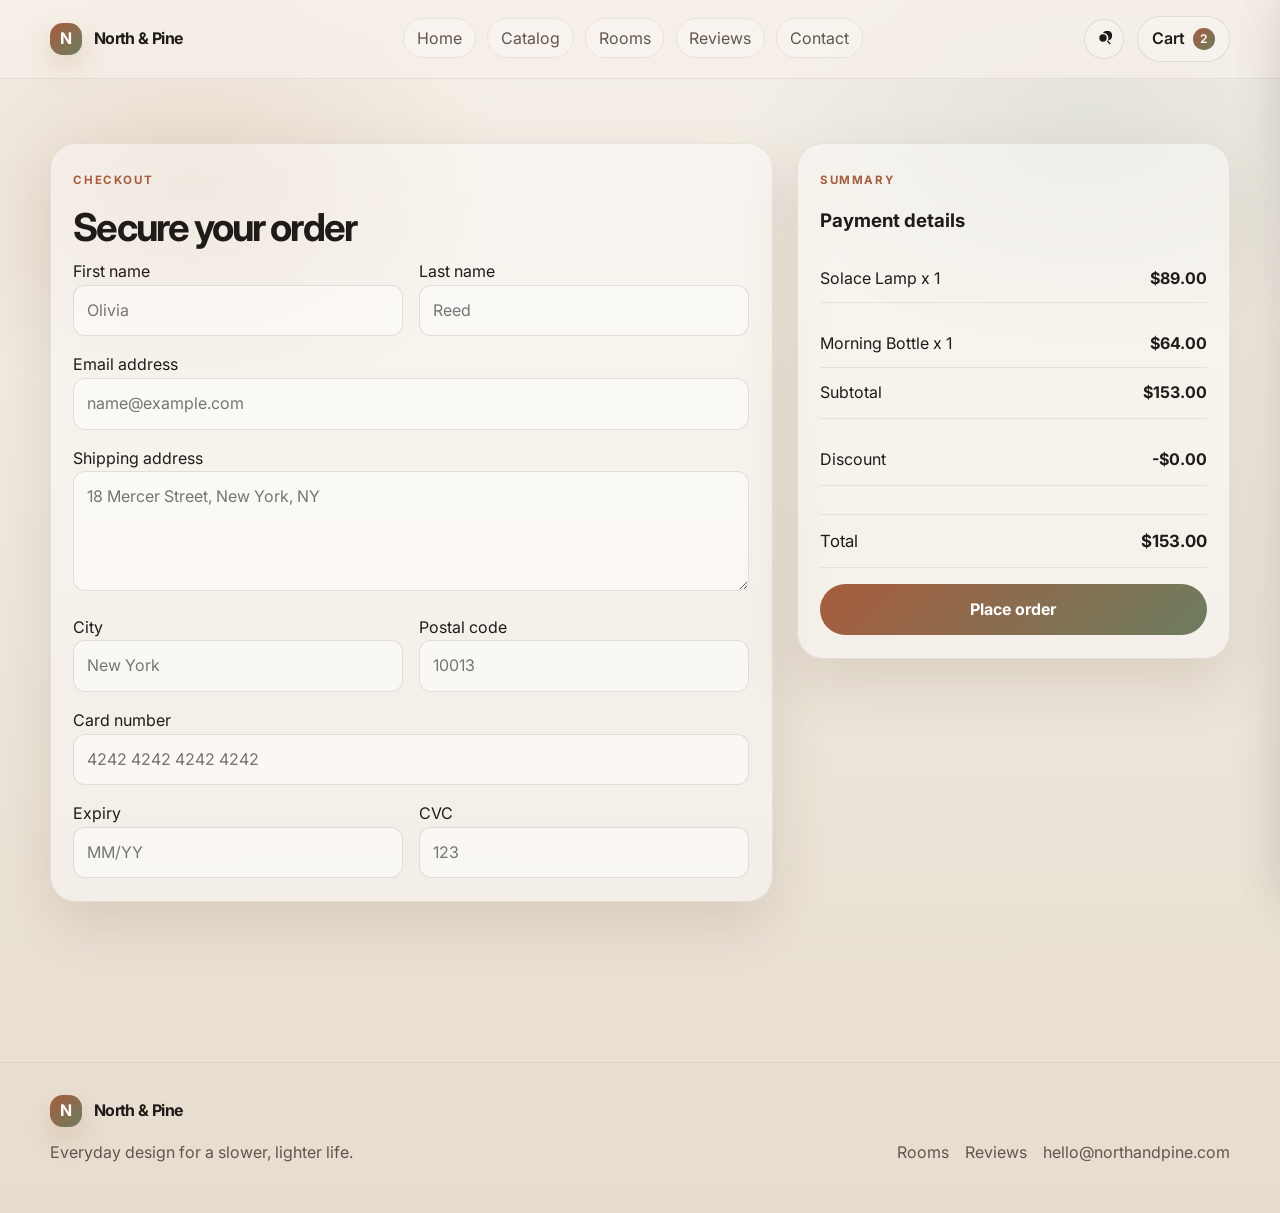
<file: Ecommerce_Demo/checkout.html>
<!doctype html>
<html lang="en">
  <head>
    <meta charset="utf-8" />
    <meta name="viewport" content="width=device-width, initial-scale=1" />
    <title>North & Pine | Checkout</title>
    <meta name="description" content="Complete your purchase with a simple checkout flow." />
    <link rel="preconnect" href="https://fonts.googleapis.com">
    <link rel="preconnect" href="https://fonts.gstatic.com" crossorigin>
    <link href="https://fonts.googleapis.com/css2?family=Inter:wght@400;500;600;700;800&display=swap" rel="stylesheet">
    <link rel="stylesheet" href="style.css">
  </head>
  <body>
    <div id="page-transition" class="page-transition" aria-hidden="true"></div>

    <header class="site-header">
      <div class="container header-inner">
        <a class="logo" href="index.html" aria-label="North and Pine home">
          <span class="logo-mark">N</span>
          <span>North &amp; Pine</span>
        </a>

        <button class="nav-toggle" aria-label="Open navigation" aria-expanded="false">
          <span class="hamburger" aria-hidden="true"></span>
        </button>

        <nav class="site-nav" id="primary-nav" aria-label="Primary navigation">
          <ul>
            <li><a href="index.html">Home</a></li>
            <li><a href="catalog.html">Catalog</a></li>
            <li><a href="index.html#collections">Rooms</a></li>
            <li><a href="index.html#reviews">Reviews</a></li>
            <li><a href="index.html#contact">Contact</a></li>
          </ul>
        </nav>

        <div class="header-actions">
          <button class="icon-btn" id="search-toggle" type="button" aria-label="Search products">
            <svg viewBox="0 0 24 24" aria-hidden="true"><path d="M10.5 3a7.5 7.5 0 015.88 12.8l4.42 4.4 1.4-1.4-4.4-4.42A7.5 7.5 0 1010.5 3zm0 2a5.5 5.5 0 110 11 5.5 5.5 0 010-11z"/></svg>
          </button>
          <button class="cart-pill" id="cart-toggle" type="button" aria-label="View shopping cart">
            Cart <span id="cart-count">2</span>
          </button>
        </div>
      </div>
    </header>

    <main class="checkout-page">
      <div class="container checkout-layout">
        <section class="checkout-panel">
          <span class="eyebrow">Checkout</span>
          <h2>Secure your order</h2>

          <form id="checkout-form" class="checkout-form" novalidate>
            <div class="checkout-grid">
              <label>
                <span>First name</span>
                <input type="text" placeholder="Olivia" required />
              </label>
              <label>
                <span>Last name</span>
                <input type="text" placeholder="Reed" required />
              </label>
            </div>

            <label>
              <span>Email address</span>
              <input type="email" placeholder="name@example.com" required />
            </label>

            <label>
              <span>Shipping address</span>
              <textarea placeholder="18 Mercer Street, New York, NY" required></textarea>
            </label>

            <div class="checkout-grid">
              <label>
                <span>City</span>
                <input type="text" placeholder="New York" required />
              </label>
              <label>
                <span>Postal code</span>
                <input type="text" placeholder="10013" required />
              </label>
            </div>

            <label>
              <span>Card number</span>
              <input type="text" placeholder="4242 4242 4242 4242" required />
            </label>

            <div class="checkout-grid">
              <label>
                <span>Expiry</span>
                <input type="text" placeholder="MM/YY" required />
              </label>
              <label>
                <span>CVC</span>
                <input type="text" placeholder="123" required />
              </label>
            </div>
          </form>
        </section>

        <aside class="summary-panel">
          <span class="eyebrow">Summary</span>
          <h3>Payment details</h3>
          <ul class="summary-list" id="checkout-summary-items"></ul>

          <div class="summary-list">
            <div class="summary-row-item">
              <span>Subtotal</span>
              <strong id="checkout-subtotal">$0.00</strong>
            </div>
            <div class="summary-row-item">
              <span>Discount</span>
              <strong id="checkout-discount">-$0.00</strong>
            </div>
            <div class="summary-row-item total-row">
              <span>Total</span>
              <strong id="checkout-total">$0.00</strong>
            </div>
          </div>

          <button id="place-order" class="primary-action" type="button" style="width:100%; margin-top:1rem;">Place order</button>
        </aside>
      </div>
    </main>

    <div class="search-overlay" id="search-overlay" hidden></div>

    <aside class="search-panel" id="search-panel" aria-label="Search products" aria-hidden="true">
      <div class="search-header">
        <div>
          <span class="eyebrow cart-eyebrow">Find your favorites</span>
          <h3>Search products</h3>
        </div>
        <button type="button" class="cart-close" id="search-close" aria-label="Close search">×</button>
      </div>

      <div class="search-field-wrap">
        <input id="search-input" type="search" placeholder="Search lamps, bottles, travel gear..." aria-label="Search products" />
      </div>

      <ul class="search-results" id="search-results"></ul>
    </aside>

    <div class="cart-overlay" id="cart-overlay" hidden></div>

    <aside class="cart-drawer" id="cart-drawer" aria-label="Shopping cart" aria-hidden="true">
      <div class="cart-header">
        <div>
          <span class="eyebrow cart-eyebrow">Your cart</span>
          <h3>Shopping bag</h3>
        </div>
        <button type="button" class="cart-close" id="cart-close" aria-label="Close cart">×</button>
      </div>

      <ul class="cart-items" id="cart-items"></ul>

      <div class="cart-summary">
        <div class="summary-row">
          <span>Subtotal</span>
          <strong id="cart-subtotal">$0</strong>
        </div>
        <div class="summary-row">
          <span>Delivery</span>
          <strong>$0</strong>
        </div>
        <div class="summary-row total-row">
          <span>Total</span>
          <strong id="cart-total">$0</strong>
        </div>
        <button type="button" class="view-cart-btn">View cart</button>
      </div>
    </aside>

    <footer class="site-footer">
      <div class="container footer-inner">
        <div>
          <a class="logo footer-logo" href="index.html">
            <span class="logo-mark">N</span>
            <span>North &amp; Pine</span>
          </a>
          <p>Everyday design for a slower, lighter life.</p>
        </div>

        <div class="footer-links">
          <a href="index.html#collections">Rooms</a>
          <a href="index.html#reviews">Reviews</a>
          <a href="mailto:hello@northandpine.com">hello@northandpine.com</a>
        </div>
      </div>
    </footer>

    <script src="script.js" defer></script>
  </body>
</html>
</file>
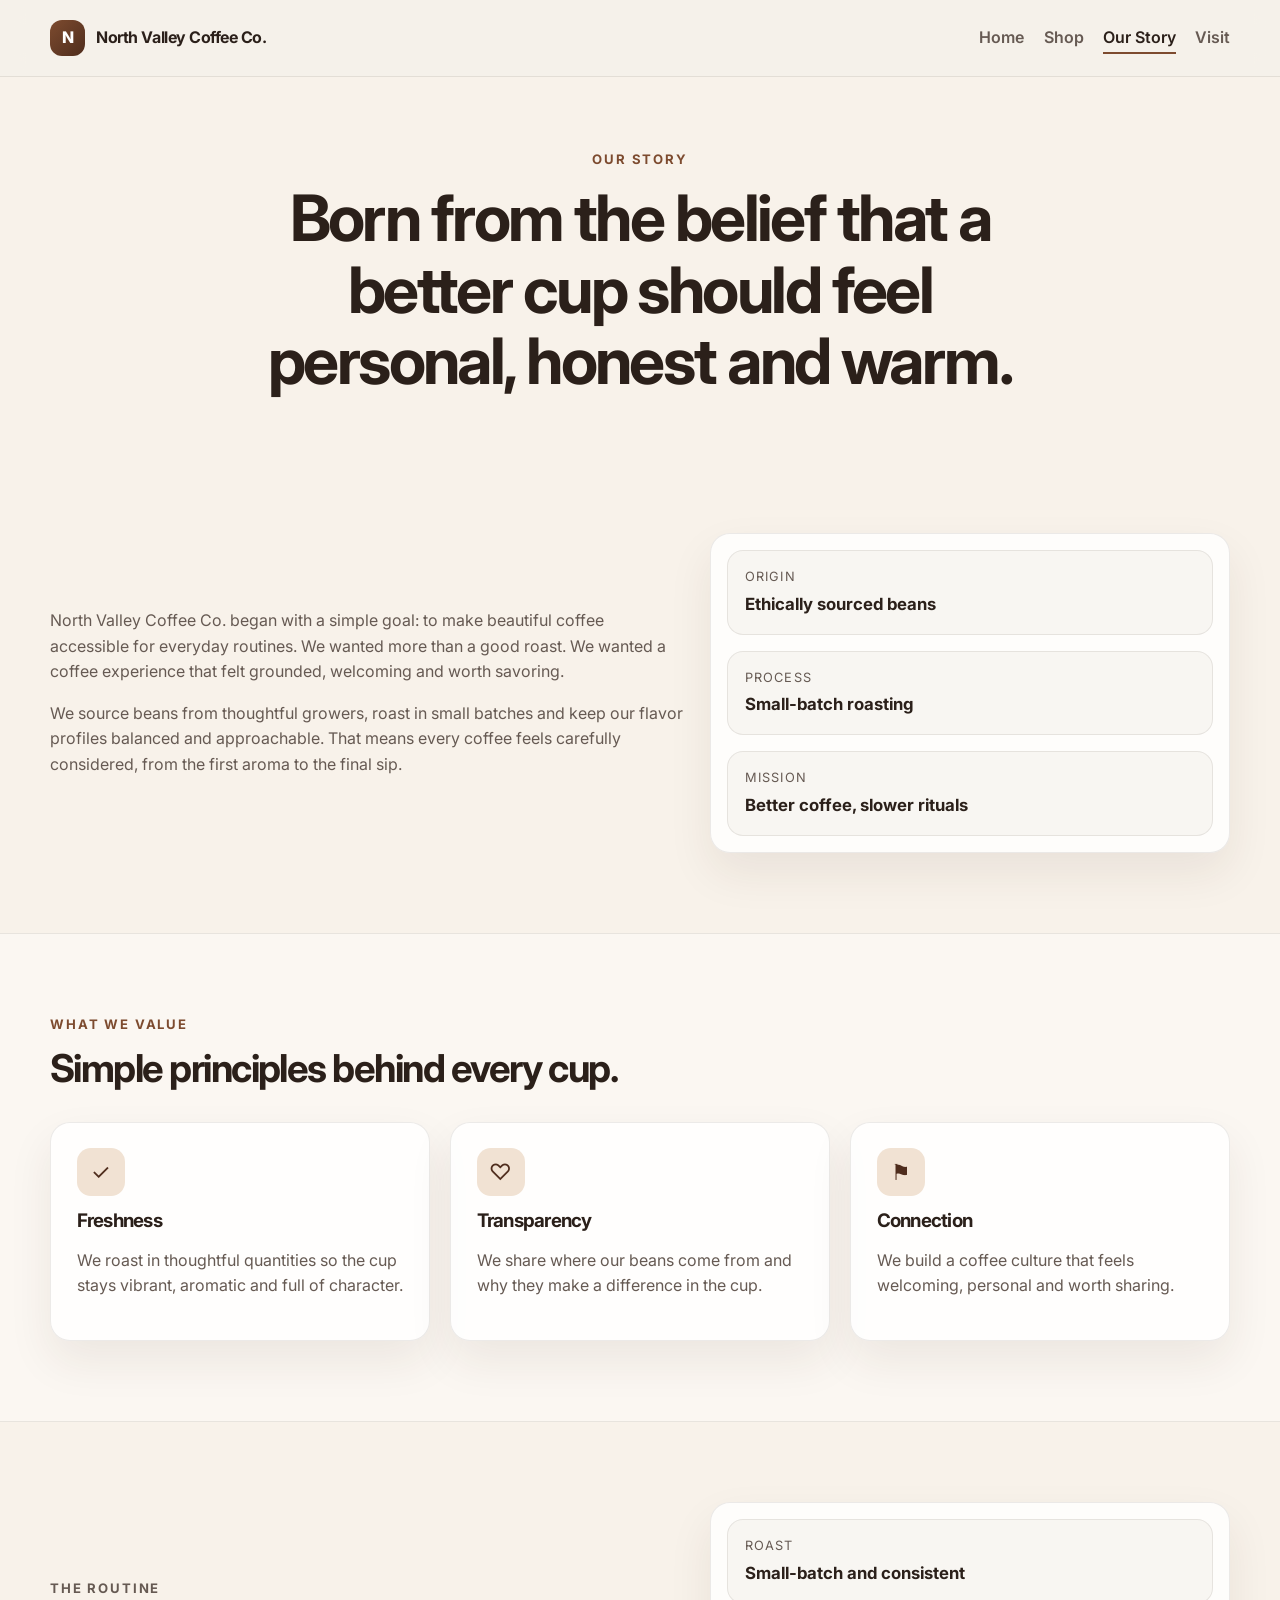
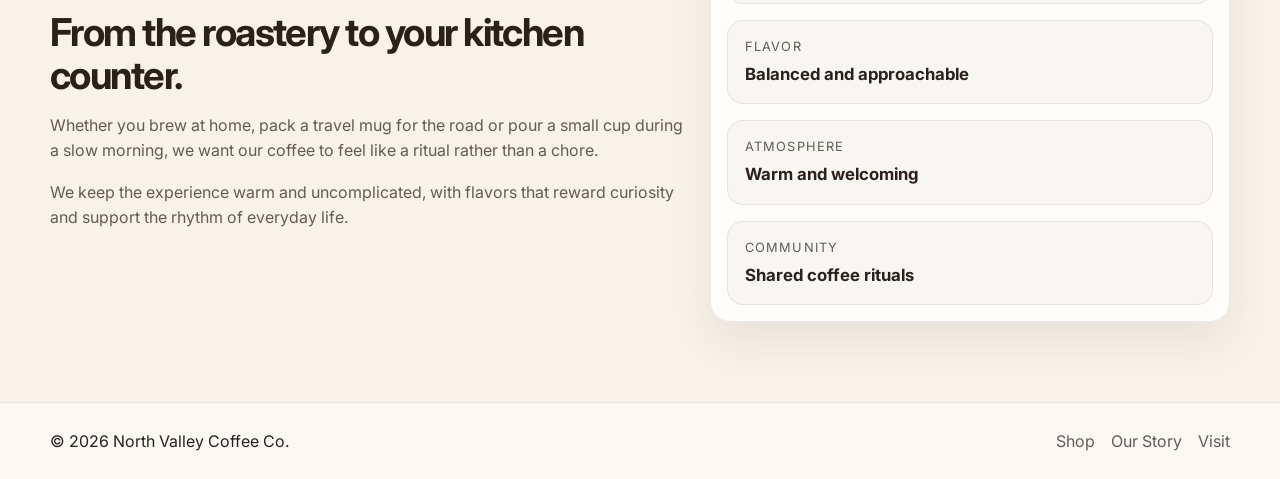
<file: Small_Business_Demo/about.html>
<!doctype html>
<html lang="en">
  <head>
    <meta charset="UTF-8" />
    <meta name="viewport" content="width=device-width, initial-scale=1.0" />
    <title>Our Story | North Valley Coffee Co.</title>
    <meta name="description" content="Learn about North Valley Coffee Co., our roasted coffee, and the values behind every small-batch roast." />
    <link rel="preconnect" href="https://fonts.googleapis.com" />
    <link rel="preconnect" href="https://fonts.gstatic.com" crossorigin />
    <link href="https://fonts.googleapis.com/css2?family=Inter:wght@400;500;600;700;800&display=swap" rel="stylesheet" />
    <link rel="stylesheet" href="style.css" />
  </head>
  <body>
    <div id="page-transition" aria-hidden="true"></div>

    <header class="site-header">
      <div class="container nav-wrap">
        <a class="brand" href="index.html" aria-label="North Valley Coffee Co. home">
          <span class="brand-mark">N</span>
          <span>North Valley Coffee Co.</span>
        </a>

        <button class="nav-toggle" type="button" aria-expanded="false" aria-label="Toggle navigation">
          <span></span>
          <span></span>
          <span></span>
        </button>

        <nav class="site-nav" aria-label="Main navigation">
          <ul>
            <li><a href="index.html">Home</a></li>
            <li><a href="services.html">Shop</a></li>
            <li><a href="about.html" class="active">Our Story</a></li>
            <li><a href="contact.html">Visit</a></li>
          </ul>
        </nav>
      </div>
    </header>

    <main>
      <section class="page-hero">
        <div class="container narrow">
          <p class="eyebrow">Our story</p>
          <h1>Born from the belief that a better cup should feel personal, honest and warm.</h1>
        </div>
      </section>

      <section class="section">
        <div class="container split-layout">
          <div class="copy-block">
            <p>
              North Valley Coffee Co. began with a simple goal: to make beautiful coffee accessible for everyday routines.
              We wanted more than a good roast. We wanted a coffee experience that felt grounded, welcoming and worth savoring.
            </p>
            <p>
              We source beans from thoughtful growers, roast in small batches and keep our flavor profiles balanced and approachable.
              That means every coffee feels carefully considered, from the first aroma to the final sip.
            </p>
          </div>

          <div class="feature-box">
            <div class="feature-item">
              <span>Origin</span>
              <strong>Ethically sourced beans</strong>
            </div>
            <div class="feature-item">
              <span>Process</span>
              <strong>Small-batch roasting</strong>
            </div>
            <div class="feature-item">
              <span>Mission</span>
              <strong>Better coffee, slower rituals</strong>
            </div>
          </div>
        </div>
      </section>

      <section class="section light-section">
        <div class="container">
          <div class="section-heading">
            <p class="eyebrow">What we value</p>
            <h2>Simple principles behind every cup.</h2>
          </div>

          <div class="card-grid three-up">
            <article class="info-card reveal">
              <div class="icon-wrap">✓</div>
              <h3>Freshness</h3>
              <p>We roast in thoughtful quantities so the cup stays vibrant, aromatic and full of character.</p>
            </article>

            <article class="info-card reveal">
              <div class="icon-wrap">♡</div>
              <h3>Transparency</h3>
              <p>We share where our beans come from and why they make a difference in the cup.</p>
            </article>

            <article class="info-card reveal">
              <div class="icon-wrap">⚑</div>
              <h3>Connection</h3>
              <p>We build a coffee culture that feels welcoming, personal and worth sharing.</p>
            </article>
          </div>
        </div>
      </section>

      <section class="section">
        <div class="container split-layout">
          <div class="copy-block reveal">
            <p class="eyebrow">The routine</p>
            <h2>From the roastery to your kitchen counter.</h2>
            <p>
              Whether you brew at home, pack a travel mug for the road or pour a small cup during a slow morning,
              we want our coffee to feel like a ritual rather than a chore.
            </p>
            <p>
              We keep the experience warm and uncomplicated, with flavors that reward curiosity and support the rhythm of everyday life.
            </p>
          </div>

          <div class="feature-box reveal">
            <div class="feature-item">
              <span>Roast</span>
              <strong>Small-batch and consistent</strong>
            </div>
            <div class="feature-item">
              <span>Flavor</span>
              <strong>Balanced and approachable</strong>
            </div>
            <div class="feature-item">
              <span>Atmosphere</span>
              <strong>Warm and welcoming</strong>
            </div>
            <div class="feature-item">
              <span>Community</span>
              <strong>Shared coffee rituals</strong>
            </div>
          </div>
        </div>
      </section>
    </main>

    <footer class="site-footer">
      <div class="container footer-inner">
        <p>© <span id="year"></span> North Valley Coffee Co.</p>
        <ul>
          <li><a href="services.html">Shop</a></li>
          <li><a href="about.html">Our Story</a></li>
          <li><a href="contact.html">Visit</a></li>
        </ul>
      </div>
    </footer>

    <script src="script.js"></script>
  </body>
</html>
</file>
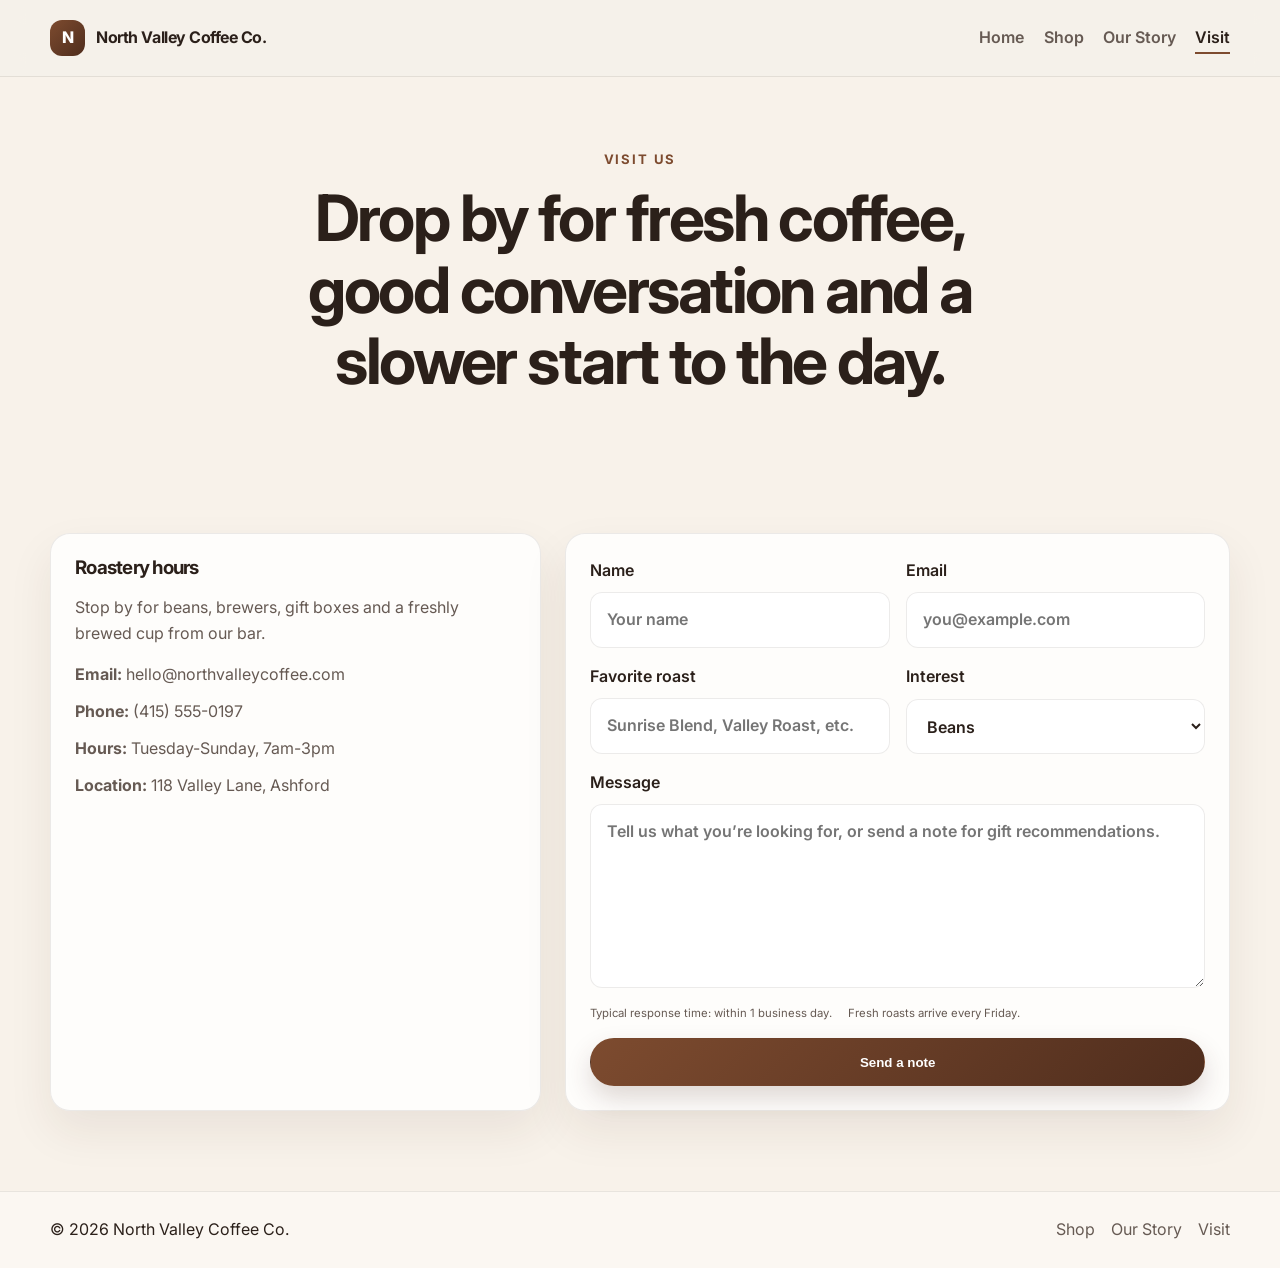
<file: Small_Business_Demo/contact.html>
<!doctype html>
<html lang="en">
  <head>
    <meta charset="UTF-8" />
    <meta name="viewport" content="width=device-width, initial-scale=1.0" />
    <title>Visit | North Valley Coffee Co.</title>
    <meta name="description" content="Visit North Valley Coffee Co. to learn about our roasts, pick up a bag and ask about gift boxes or coffee subscriptions." />
    <link rel="preconnect" href="https://fonts.googleapis.com" />
    <link rel="preconnect" href="https://fonts.gstatic.com" crossorigin />
    <link href="https://fonts.googleapis.com/css2?family=Inter:wght@400;500;600;700;800&display=swap" rel="stylesheet" />
    <link rel="stylesheet" href="style.css" />
  </head>
  <body>
    <div id="page-transition" aria-hidden="true"></div>

    <header class="site-header">
      <div class="container nav-wrap">
        <a class="brand" href="index.html" aria-label="North Valley Coffee Co. home">
          <span class="brand-mark">N</span>
          <span>North Valley Coffee Co.</span>
        </a>

        <button class="nav-toggle" type="button" aria-expanded="false" aria-label="Toggle navigation">
          <span></span>
          <span></span>
          <span></span>
        </button>

        <nav class="site-nav" aria-label="Main navigation">
          <ul>
            <li><a href="index.html">Home</a></li>
            <li><a href="services.html">Shop</a></li>
            <li><a href="about.html">Our Story</a></li>
            <li><a href="contact.html" class="active">Visit</a></li>
          </ul>
        </nav>
      </div>
    </header>

    <main>
      <section class="page-hero">
        <div class="container narrow">
          <p class="eyebrow">Visit us</p>
          <h1>Drop by for fresh coffee, good conversation and a slower start to the day.</h1>
        </div>
      </section>

      <section class="section">
        <div class="container contact-layout">
          <div class="contact-card reveal">
            <h3>Roastery hours</h3>
            <p>Stop by for beans, brewers, gift boxes and a freshly brewed cup from our bar.</p>
            <ul class="contact-list">
              <li><strong>Email:</strong> hello@northvalleycoffee.com</li>
              <li><strong>Phone:</strong> (415) 555-0197</li>
              <li><strong>Hours:</strong> Tuesday-Sunday, 7am-3pm</li>
              <li><strong>Location:</strong> 118 Valley Lane, Ashford</li>
            </ul>
          </div>

          <form class="contact-form reveal" action="#" method="post">
            <div class="field-row">
              <label>
                <span>Name</span>
                <input type="text" name="name" placeholder="Your name" />
              </label>
              <label>
                <span>Email</span>
                <input type="email" name="email" placeholder="you@example.com" />
              </label>
            </div>

            <div class="field-row">
              <label>
                <span>Favorite roast</span>
                <input type="text" name="roast" placeholder="Sunrise Blend, Valley Roast, etc." />
              </label>
              <label>
                <span>Interest</span>
                <select id="package-select" name="interest">
                  <option value="Beans">Beans</option>
                  <option value="Gift box">Gift box</option>
                  <option value="Coffee subscription">Coffee subscription</option>
                  <option value="Just saying hello">Just saying hello</option>
                </select>
              </label>
            </div>

            <label>
              <span>Message</span>
              <textarea name="message" rows="6" placeholder="Tell us what you’re looking for, or send a note for gift recommendations."></textarea>
            </label>

            <div class="form-meta">
              <small>Typical response time: within 1 business day.</small>
              <small>Fresh roasts arrive every Friday.</small>
            </div>

            <button class="btn btn-primary" type="submit">Send a note</button>
            <p id="form-status" class="form-status" hidden aria-live="polite"></p>
          </form>
        </div>
      </section>
    </main>

    <footer class="site-footer">
      <div class="container footer-inner">
        <p>© <span id="year"></span> North Valley Coffee Co.</p>
        <ul>
          <li><a href="services.html">Shop</a></li>
          <li><a href="about.html">Our Story</a></li>
          <li><a href="contact.html">Visit</a></li>
        </ul>
      </div>
    </footer>

    <script src="script.js"></script>
  </body>
</html>
</file>
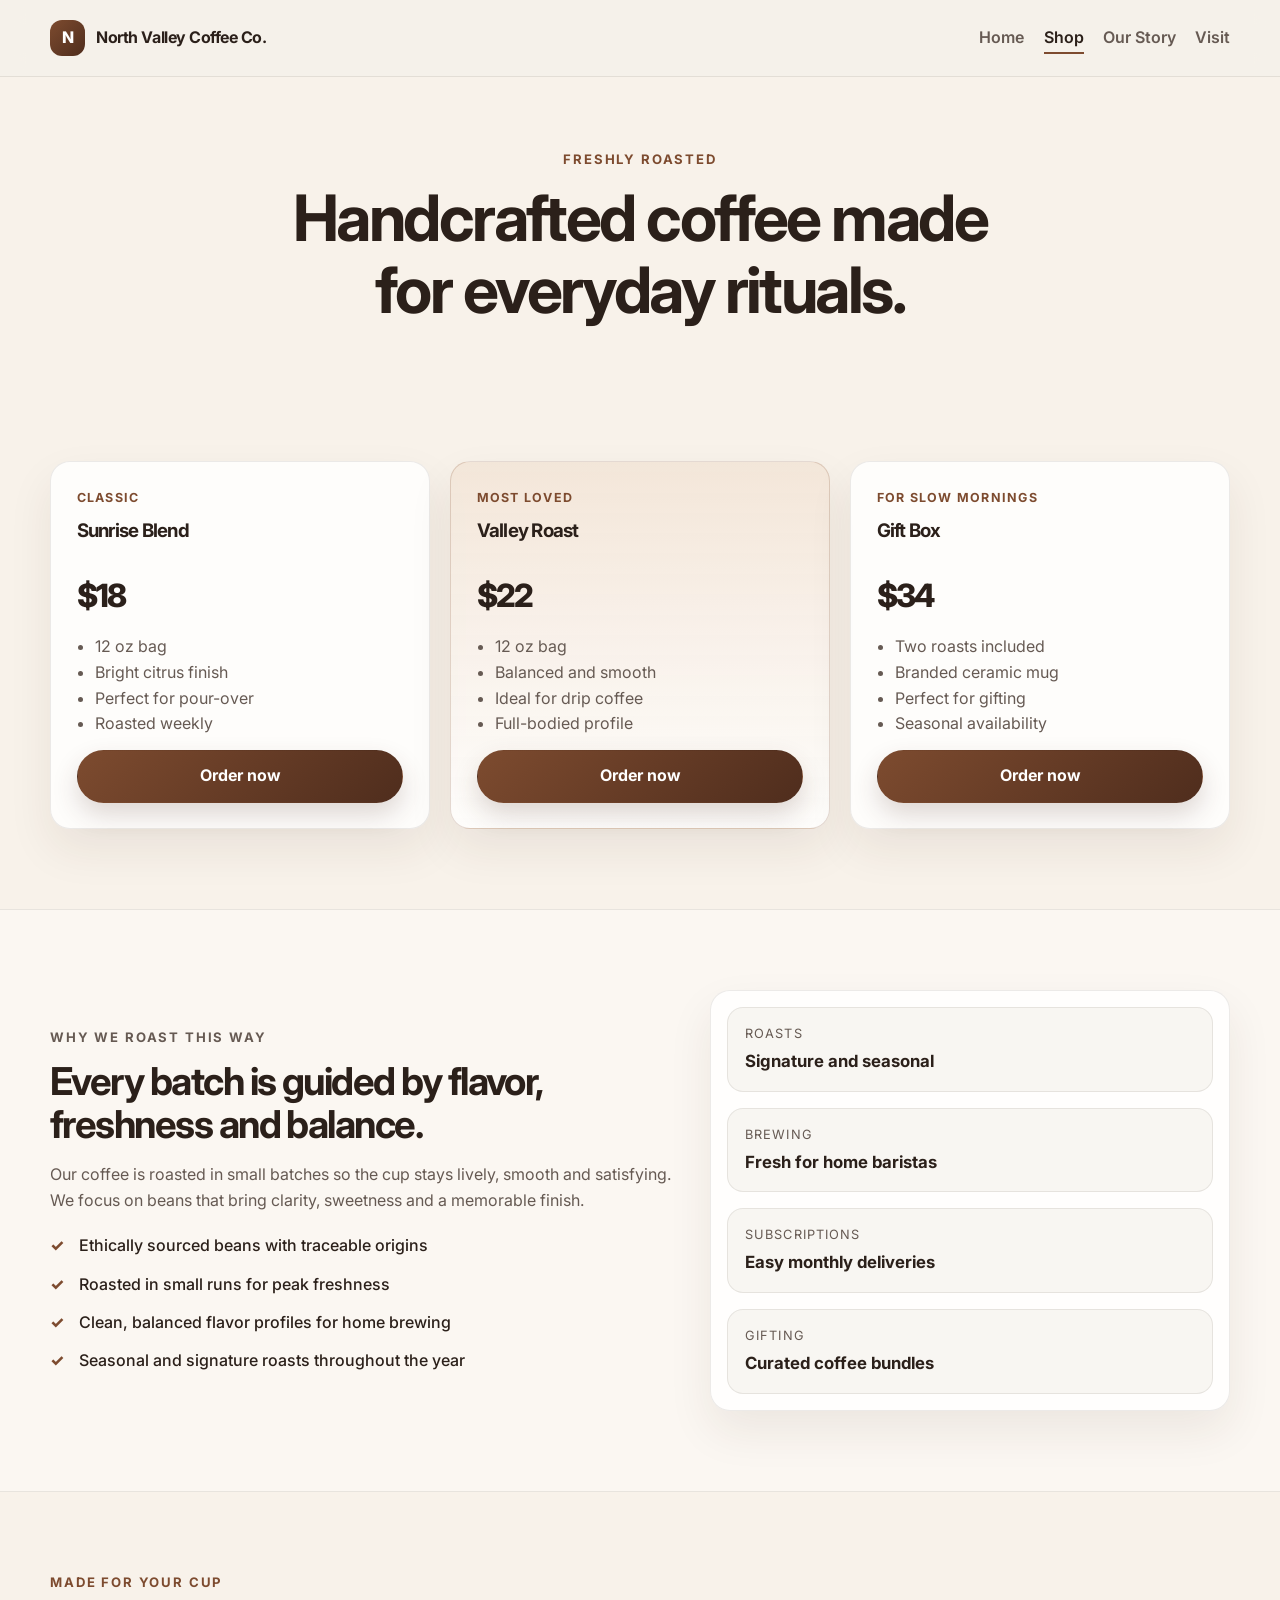
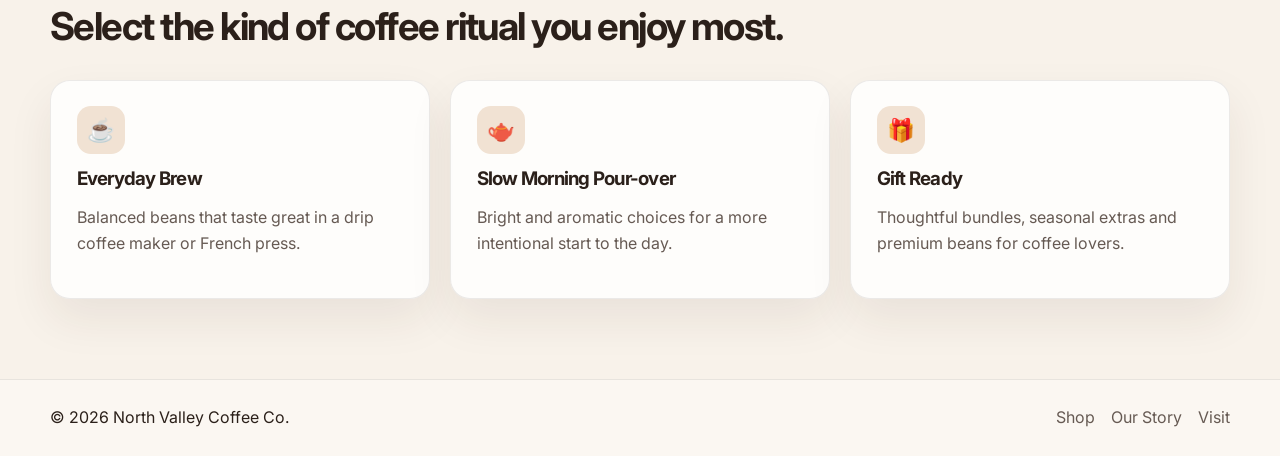
<file: Small_Business_Demo/services.html>
<!doctype html>
<html lang="en">
  <head>
    <meta charset="UTF-8" />
    <meta name="viewport" content="width=device-width, initial-scale=1.0" />
    <title>Shop | North Valley Coffee Co.</title>
    <meta name="description" content="Explore our small-batch coffee beans, brew kits and gift boxes from North Valley Coffee Co." />
    <link rel="preconnect" href="https://fonts.googleapis.com" />
    <link rel="preconnect" href="https://fonts.gstatic.com" crossorigin />
    <link href="https://fonts.googleapis.com/css2?family=Inter:wght@400;500;600;700;800&display=swap" rel="stylesheet" />
    <link rel="stylesheet" href="style.css" />
  </head>
  <body>
    <div id="page-transition" aria-hidden="true"></div>

    <header class="site-header">
      <div class="container nav-wrap">
        <a class="brand" href="index.html" aria-label="North Valley Coffee Co. home">
          <span class="brand-mark">N</span>
          <span>North Valley Coffee Co.</span>
        </a>

        <button class="nav-toggle" type="button" aria-expanded="false" aria-label="Toggle navigation">
          <span></span>
          <span></span>
          <span></span>
        </button>

        <nav class="site-nav" aria-label="Main navigation">
          <ul>
            <li><a href="index.html">Home</a></li>
            <li><a href="services.html" class="active">Shop</a></li>
            <li><a href="about.html">Our Story</a></li>
            <li><a href="contact.html">Visit</a></li>
          </ul>
        </nav>
      </div>
    </header>

    <main>
      <section class="page-hero">
        <div class="container narrow">
          <p class="eyebrow">Freshly roasted</p>
          <h1>Handcrafted coffee made for everyday rituals.</h1>
        </div>
      </section>

      <section class="section">
        <div class="container">
          <div class="card-grid three-up">
            <article class="pricing-card reveal">
              <p class="plan">Classic</p>
              <h3>Sunrise Blend</h3>
              <div class="price">$18</div>
              <ul>
                <li>12 oz bag</li>
                <li>Bright citrus finish</li>
                <li>Perfect for pour-over</li>
                <li>Roasted weekly</li>
              </ul>
              <a class="btn btn-primary" href="contact.html?product=Sunrise%20Blend">Order now</a>
            </article>

            <article class="pricing-card popular reveal">
              <p class="plan">Most loved</p>
              <h3>Valley Roast</h3>
              <div class="price">$22</div>
              <ul>
                <li>12 oz bag</li>
                <li>Balanced and smooth</li>
                <li>Ideal for drip coffee</li>
                <li>Full-bodied profile</li>
              </ul>
              <a class="btn btn-primary" href="contact.html?product=Valley%20Roast">Order now</a>
            </article>

            <article class="pricing-card reveal">
              <p class="plan">For slow mornings</p>
              <h3>Gift Box</h3>
              <div class="price">$34</div>
              <ul>
                <li>Two roasts included</li>
                <li>Branded ceramic mug</li>
                <li>Perfect for gifting</li>
                <li>Seasonal availability</li>
              </ul>
              <a class="btn btn-primary" href="contact.html?product=Gift%20Box">Order now</a>
            </article>
          </div>
        </div>
      </section>

      <section class="section light-section">
        <div class="container split-layout">
          <div class="copy-block">
            <p class="eyebrow">Why we roast this way</p>
            <h2>Every batch is guided by flavor, freshness and balance.</h2>
            <p>
              Our coffee is roasted in small batches so the cup stays lively, smooth and satisfying.
              We focus on beans that bring clarity, sweetness and a memorable finish.
            </p>
            <ul class="check-list">
              <li>Ethically sourced beans with traceable origins</li>
              <li>Roasted in small runs for peak freshness</li>
              <li>Clean, balanced flavor profiles for home brewing</li>
              <li>Seasonal and signature roasts throughout the year</li>
            </ul>
          </div>

          <div class="feature-box">
            <div class="feature-item">
              <span>Roasts</span>
              <strong>Signature and seasonal</strong>
            </div>
            <div class="feature-item">
              <span>Brewing</span>
              <strong>Fresh for home baristas</strong>
            </div>
            <div class="feature-item">
              <span>Subscriptions</span>
              <strong>Easy monthly deliveries</strong>
            </div>
            <div class="feature-item">
              <span>Gifting</span>
              <strong>Curated coffee bundles</strong>
            </div>
          </div>
        </div>
      </section>

      <section class="section">
        <div class="container">
          <div class="section-heading">
            <p class="eyebrow">Made for your cup</p>
            <h2>Select the kind of coffee ritual you enjoy most.</h2>
          </div>

          <div class="card-grid three-up">
            <article class="info-card reveal">
              <div class="icon-wrap">☕</div>
              <h3>Everyday Brew</h3>
              <p>Balanced beans that taste great in a drip coffee maker or French press.</p>
            </article>

            <article class="info-card reveal">
              <div class="icon-wrap">🫖</div>
              <h3>Slow Morning Pour-over</h3>
              <p>Bright and aromatic choices for a more intentional start to the day.</p>
            </article>

            <article class="info-card reveal">
              <div class="icon-wrap">🎁</div>
              <h3>Gift Ready</h3>
              <p>Thoughtful bundles, seasonal extras and premium beans for coffee lovers.</p>
            </article>
          </div>
        </div>
      </section>
    </main>

    <footer class="site-footer">
      <div class="container footer-inner">
        <p>© <span id="year"></span> North Valley Coffee Co.</p>
        <ul>
          <li><a href="services.html">Shop</a></li>
          <li><a href="about.html">Our Story</a></li>
          <li><a href="contact.html">Visit</a></li>
        </ul>
      </div>
    </footer>

    <script src="script.js"></script>
  </body>
</html>
</file>
<file: Ecommerce_Demo/style.css>
:root {
  --bg: #f5f0e8;
  --bg-2: #e7ddcf;
  --panel: rgba(255, 251, 246, 0.8);
  --card: rgba(255, 255, 255, 0.74);
  --muted: #5f564f;
  --text: #1f1b18;
  --line: rgba(31, 27, 24, 0.1);
  --brand: #a75c3d;
  --brand-2: #6d7d60;
  --brand-3: #d39b66;
  --highlight: #c98d57;
  --shadow: 0 24px 60px rgba(92, 64, 45, 0.14);
  --radius: 24px;
  --container: 1180px;
}

* { box-sizing: border-box; }
html { scroll-behavior: smooth; }
body {
  margin: 0;
  font-family: "Inter", sans-serif;
  background:
    radial-gradient(700px 500px at 15% 15%, rgba(182, 129, 91, 0.18), transparent 45%),
    radial-gradient(800px 500px at 85% 10%, rgba(106, 140, 125, 0.12), transparent 45%),
    linear-gradient(180deg, var(--bg) 0%, var(--bg-2) 100%);
  color: var(--text);
  line-height: 1.6;
}

a {
  color: inherit;
  text-decoration: none;
}

a, button {
  transition: transform 180ms ease, box-shadow 180ms ease, border-color 180ms ease;
}

button, input, textarea, select {
  font: inherit;
}

img, svg {
  display: block;
  max-width: 100%;
}

.container {
  width: min(var(--container), calc(100% - 2rem));
  margin: 0 auto;
}

.site-header {
  position: sticky;
  top: 0;
  z-index: 50;
  background: rgba(245, 239, 232, 0.8);
  backdrop-filter: blur(14px);
  border-bottom: 1px solid rgba(33, 28, 24, 0.08);
}

.header-inner {
  display: flex;
  align-items: center;
  justify-content: space-between;
  min-height: 78px;
  gap: 1rem;
}

.logo {
  display: inline-flex;
  align-items: center;
  gap: 0.75rem;
  font-weight: 700;
  letter-spacing: -0.04em;
}

.logo-mark {
  width: 2rem;
  height: 2rem;
  display: inline-grid;
  place-items: center;
  border-radius: 0.8rem;
  background: linear-gradient(135deg, var(--brand), var(--brand-2));
  color: white;
  box-shadow: 0 12px 28px rgba(182, 129, 91, 0.28);
}

.site-nav ul {
  display: flex;
  align-items: center;
  gap: 0.7rem;
  list-style: none;
  margin: 0;
  padding: 0;
}

.site-nav a {
  color: var(--muted);
  padding: 0.55rem 0.8rem;
  border: 1px solid rgba(33, 28, 24, 0.08);
  border-radius: 999px;
  background: rgba(255,255,255,0.25);
}

.site-nav a:hover,
.site-nav a:focus-visible {
  color: var(--text);
  border-color: rgba(33, 28, 24, 0.18);
}

.header-actions {
  display: flex;
  align-items: center;
  gap: 0.8rem;
}

.icon-btn {
  width: 2.5rem;
  height: 2.5rem;
  display: grid;
  place-items: center;
  border: 1px solid rgba(33, 28, 24, 0.1);
  border-radius: 50%;
  background: rgba(255,255,255,0.25);
  color: var(--text);
  cursor: pointer;
}

.icon-btn:hover,
.icon-btn:focus-visible {
  transform: translateY(-1px);
  border-color: rgba(33, 28, 24, 0.18);
}

.icon-btn svg {
  width: 1rem;
  height: 1rem;
  fill: currentColor;
}

.cart-pill {
  border: 1px solid rgba(33, 28, 24, 0.1);
  background: rgba(255,255,255,0.25);
  color: var(--text);
  border-radius: 999px;
  padding: 0.6rem 0.9rem;
  display: inline-flex;
  align-items: center;
  gap: 0.5rem;
  font-weight: 600;
  cursor: pointer;
}

.cart-pill:hover,
.cart-pill:focus-visible {
  transform: translateY(-1px);
  border-color: rgba(33, 28, 24, 0.18);
}

.cart-pill span {
  min-width: 1.35rem;
  height: 1.35rem;
  display: inline-grid;
  place-items: center;
  border-radius: 50%;
  background: linear-gradient(135deg, var(--brand), var(--brand-2));
  color: white;
  font-size: 0.75rem;
}

.hero {
  padding: 4.5rem 0 2.5rem;
}

.hero-inner {
  display: grid;
  grid-template-columns: 1.08fr 0.92fr;
  align-items: center;
  gap: 2.2rem;
}

.eyebrow {
  display: inline-block;
  margin-bottom: 1rem;
  color: var(--brand);
  letter-spacing: 0.14em;
  text-transform: uppercase;
  font-size: 0.72rem;
  font-weight: 700;
}

h1, h2, h3, h4, p {
  margin-top: 0;
}

h1 {
  font-size: clamp(2.8rem, 5vw, 5rem);
  line-height: 1.02;
  letter-spacing: -0.06em;
  margin-bottom: 1rem;
}

h2 {
  font-size: clamp(2.1rem, 3vw, 3rem);
  line-height: 1.1;
  letter-spacing: -0.05em;
  margin-bottom: 0.7rem;
}

.lead {
  max-width: 34rem;
  color: var(--muted);
  font-size: 1.12rem;
  margin-bottom: 1.6rem;
}

.hero-actions {
  display: flex;
  gap: 0.9rem;
  flex-wrap: wrap;
  margin-bottom: 2rem;
}

.btn {
  display: inline-flex;
  align-items: center;
  justify-content: center;
  min-height: 3rem;
  padding: 0.8rem 1.3rem;
  border-radius: 999px;
  border: 1px solid transparent;
  font-weight: 700;
}

.btn:hover,
.btn:focus-visible {
  transform: translateY(-2px);
}

.btn-primary {
  background: linear-gradient(135deg, var(--brand), var(--brand-3));
  color: white;
  box-shadow: 0 20px 40px rgba(182, 129, 91, 0.2);
}

.btn-secondary {
  background: rgba(255,255,255,0.2);
  border-color: rgba(33, 28, 24, 0.1);
  color: var(--text);
}

.hero-metrics {
  list-style: none;
  display: flex;
  flex-wrap: wrap;
  gap: 1.2rem;
  padding: 0;
  margin: 0;
}

.hero-metrics li {
  display: grid;
  gap: 0.15rem;
  min-width: 120px;
}

.hero-metrics strong {
  font-size: 1.1rem;
}

.hero-metrics span {
  color: var(--muted);
  font-size: 0.8rem;
}

.hero-visual {
  display: flex;
  justify-content: center;
}

.showcase-wrap {
  position: relative;
  width: min(100%, 500px);
  min-height: 500px;
  display: grid;
  place-items: center;
}

.showcase-card {
  position: absolute;
  display: grid;
  gap: 0.7rem;
  background: rgba(255, 255, 255, 0.64);
  border: 1px solid rgba(33, 28, 24, 0.08);
  border-radius: 26px;
  padding: 0.9rem;
  box-shadow: var(--shadow);
}

.showcase-main {
  inset: 60px 35px 35px 30px;
}

.showcase-side {
  width: 215px;
  right: 0;
  bottom: 18px;
  transform: rotate(8deg);
}

.showcase-image {
  border-radius: 18px;
  height: 220px;
  background-size: cover;
  background-position: center;
  box-shadow: inset 0 0 0 1px rgba(255,255,255,0.2);
}

.image-lamp {
  background-image: url('https://images.unsplash.com/photo-1505693416388-ac5ce068fe85?auto=format&fit=crop&w=1200&q=80');
}

.image-bottle {
  height: 160px;
  background-image: url('https://images.unsplash.com/photo-1521572267360-ee0c2909d518?auto=format&fit=crop&w=900&q=80');
}

.showcase-meta {
  display: flex;
  align-items: center;
  justify-content: space-between;
  gap: 1rem;
  color: var(--text);
  font-size: 0.95rem;
}

.showcase-meta strong {
  font-size: 1.05rem;
}

.floating-badge {
  position: absolute;
  left: 18px;
  bottom: 18px;
  display: grid;
  gap: 0.15rem;
  padding: 0.7rem 0.9rem;
  border-radius: 15px;
  background: rgba(255, 255, 255, 0.65);
  border: 1px solid rgba(33, 28, 24, 0.08);
  box-shadow: var(--shadow);
}

.stars {
  color: var(--highlight);
  letter-spacing: 0.12em;
  font-size: 0.78rem;
}

.brands {
  padding-top: 1rem;
  color: var(--muted);
}

.brand-row {
  margin-top: 1rem;
  display: grid;
  grid-template-columns: repeat(5, minmax(120px, 1fr));
  gap: 1rem;
  border-top: 1px solid rgba(33, 28, 24, 0.08);
  border-bottom: 1px solid rgba(33, 28, 24, 0.08);
  padding: 1.2rem 0;
  font-weight: 700;
  text-transform: uppercase;
  letter-spacing: 0.12em;
  font-size: 0.8rem;
}

.trust-strip {
  margin-top: 2rem;
  display: grid;
  grid-template-columns: repeat(3, minmax(0, 1fr));
  gap: 1rem;
}

.trust-item {
  padding: 1rem 1.1rem;
  border-radius: 18px;
  background: rgba(255,255,255,0.38);
  border: 1px solid rgba(33, 28, 24, 0.08);
  display: grid;
  gap: 0.2rem;
}

.trust-item strong {
  font-size: 1rem;
}

.trust-item span {
  color: var(--muted);
  font-size: 0.82rem;
}

.section-spacer {
  padding-top: 5.5rem;
}

.section-heading {
  margin-bottom: 1.7rem;
}

.feature-head {
  display: flex;
  align-items: end;
  justify-content: space-between;
  gap: 1rem;
  flex-wrap: wrap;
}

.feature-head .btn {
  white-space: nowrap;
}

.category-grid,
.product-grid,
.review-grid {
  display: grid;
  gap: 1.2rem;
}

.category-grid {
  grid-template-columns: repeat(4, minmax(0, 1fr));
}

.category-card {
  padding: 1rem;
  border-radius: 22px;
  background: linear-gradient(180deg, rgba(255,255,255,0.4), rgba(255,255,255,0.22));
  border: 1px solid rgba(33, 28, 24, 0.08);
}

.category-art {
  height: 150px;
  border-radius: 16px;
  margin-bottom: 1rem;
  background-size: cover;
  background-position: center;
}

.art-home {
  background-image: url('https://images.unsplash.com/photo-1505693416388-ac5ce068fe85?auto=format&fit=crop&w=900&q=80');
}

.art-tech {
  background-image: url('https://images.unsplash.com/photo-1497366754035-f200968a6e72?auto=format&fit=crop&w=900&q=80');
}

.art-wellness {
  background-image: url('https://images.unsplash.com/photo-1515377905703-c4788e51af15?auto=format&fit=crop&w=900&q=80');
}

.art-travel {
  background-image: url('https://images.unsplash.com/photo-1527631746610-bca00a040d60?auto=format&fit=crop&w=900&q=80');
}

.category-card h3 {
  margin-bottom: 0.5rem;
}

.category-card p {
  margin-bottom: 0;
  color: var(--muted);
}

.product-grid {
  grid-template-columns: repeat(4, minmax(0, 1fr));
}

.product-card {
  display: flex;
  flex-direction: column;
  border-radius: 24px;
  overflow: hidden;
  background: linear-gradient(180deg, rgba(255,255,255,0.5), rgba(255,255,255,0.2));
  border: 1px solid rgba(33, 28, 24, 0.08);
}

.product-card:hover,
.product-card:focus-visible {
  transform: translateY(-6px);
  border-color: rgba(33, 28, 24, 0.14);
  box-shadow: 0 25px 50px rgba(73, 54, 42, 0.08);
}

.product-thumb {
  height: 230px;
  background-size: cover;
  background-position: center;
}

.thumb-one {
  background-image: url('https://images.unsplash.com/photo-1505693416388-ac5ce068fe85?auto=format&fit=crop&w=900&q=80');
}

.thumb-two {
  background-image: url('https://images.unsplash.com/photo-1523275335684-37898b6baf30?auto=format&fit=crop&w=900&q=80');
}

.thumb-three {
  background-image: url('https://images.unsplash.com/photo-1521572267360-ee0c2909d518?auto=format&fit=crop&w=900&q=80');
}

.thumb-four {
  background-image: url('https://images.unsplash.com/photo-1527631746610-bca00a040d60?auto=format&fit=crop&w=900&q=80');
}

.product-body {
  padding: 1rem 1rem 1.15rem;
}

.product-row {
  display: flex;
  align-items: center;
  justify-content: space-between;
  gap: 0.75rem;
  margin-bottom: 0.85rem;
}

.pill {
  display: inline-flex;
  align-items: center;
  justify-content: center;
  min-height: 1.8rem;
  padding: 0.3rem 0.7rem;
  border-radius: 999px;
  background: rgba(182, 129, 91, 0.12);
  color: var(--brand);
  font-size: 0.68rem;
  font-weight: 700;
  text-transform: uppercase;
  letter-spacing: 0.07em;
}

.muted-pill {
  background: rgba(106, 140, 125, 0.12);
  color: var(--brand-2);
}

.price {
  font-weight: 700;
}

.product-body h3 {
  margin-bottom: 0.55rem;
}

.product-body p {
  color: var(--muted);
  margin-bottom: 1rem;
}

.product-meta {
  display: flex;
  align-items: center;
  justify-content: space-between;
  gap: 0.75rem;
  color: var(--muted);
  font-size: 0.8rem;
}

.product-meta button {
  border: 1px solid rgba(33, 28, 24, 0.1);
  background: rgba(255,255,255,0.2);
  color: var(--text);
  border-radius: 999px;
  padding: 0.5rem 0.8rem;
  cursor: pointer;
}

.promo-strip {
  margin-top: 5.5rem;
  padding: 1.5rem 1.6rem;
  border-radius: 26px;
  background: linear-gradient(135deg, rgba(182, 129, 91, 0.12), rgba(106, 140, 125, 0.1));
  border: 1px solid rgba(33, 28, 24, 0.08);
  display: flex;
  align-items: center;
  justify-content: space-between;
  gap: 1rem;
}

@media (max-width: 720px) {
  .trust-strip {
    grid-template-columns: 1fr;
  }

  .feature-head {
    align-items: flex-start;
  }
}

.contact-section {
  margin-top: 5.5rem;
}

.contact-panel {
  background: linear-gradient(135deg, rgba(255,255,255,0.56), rgba(255,255,255,0.22));
  border: 1px solid rgba(33, 28, 24, 0.08);
  border-radius: 30px;
  box-shadow: var(--shadow);
  padding: clamp(1.4rem, 3vw, 2.2rem);
  display: grid;
  grid-template-columns: 1.15fr 0.85fr;
  gap: 1.4rem;
}

.contact-copy {
  display: flex;
  flex-direction: column;
  justify-content: center;
}

.contact-copy p {
  color: var(--muted);
  max-width: 34rem;
  margin-bottom: 1.3rem;
}

.contact-actions {
  display: flex;
  flex-wrap: wrap;
  gap: 0.9rem;
}

.contact-grid {
  display: grid;
  grid-template-columns: repeat(2, minmax(0, 1fr));
  gap: 1rem;
}

.contact-card {
  background: rgba(255,255,255,0.46);
  border: 1px solid rgba(33, 28, 24, 0.08);
  border-radius: 18px;
  padding: 1rem 1rem 0.9rem;
  display: flex;
  flex-direction: column;
  gap: 0.35rem;
}

.contact-label {
  color: var(--muted);
  font-size: 0.72rem;
  text-transform: uppercase;
  letter-spacing: 0.08em;
  font-weight: 700;
}

.review-grid {
  grid-template-columns: repeat(3, minmax(0, 1fr));
}

.review-card {
  padding: 1.4rem;
  border-radius: 22px;
  border: 1px solid rgba(33, 28, 24, 0.08);
  background: rgba(255, 255, 255, 0.38);
}

.review-card p {
  color: var(--muted);
  margin-bottom: 1rem;
}

.site-footer {
  margin-top: 5rem;
  padding: 2rem 0 3rem;
  border-top: 1px solid rgba(33, 28, 24, 0.08);
}

.footer-inner {
  display: flex;
  align-items: flex-end;
  justify-content: space-between;
  gap: 2rem;
}

.footer-logo {
  margin-bottom: 0.8rem;
}

.site-footer p {
  color: var(--muted);
  margin-bottom: 0;
}

.footer-links {
  display: flex;
  flex-wrap: wrap;
  gap: 1rem;
  color: var(--muted);
}

.catalog-hero {
  padding: 4rem 0 1.5rem;
}

.catalog-hero-inner {
  display: grid;
  grid-template-columns: 1.2fr 0.8fr;
  align-items: center;
  gap: 1.5rem;
}

.catalog-highlight {
  display: grid;
  gap: 0.8rem;
  padding: 1.4rem 1.3rem;
  border-radius: 26px;
  background: rgba(255, 255, 255, 0.48);
  border: 1px solid rgba(33, 28, 24, 0.08);
  box-shadow: var(--shadow);
}

.catalog-highlight p {
  margin-bottom: 0;
  color: var(--muted);
}

.catalog-grid {
  grid-template-columns: repeat(3, minmax(0, 1fr));
}

@media (max-width: 980px) {
  .catalog-hero-inner {
    grid-template-columns: 1fr;
  }

  .catalog-grid {
    grid-template-columns: repeat(2, minmax(0, 1fr));
  }
}

@media (max-width: 720px) {
  .catalog-grid {
    grid-template-columns: 1fr;
  }
}

.cart-page,
.checkout-page {
  padding: 4rem 0 5rem;
}

.cart-layout,
.checkout-layout {
  display: grid;
  grid-template-columns: 1.25fr 0.75fr;
  gap: 1.5rem;
  align-items: start;
}

.cart-panel,
.summary-panel,
.checkout-panel,
.checkout-address {
  background: rgba(255,255,255,0.42);
  border: 1px solid rgba(33, 28, 24, 0.08);
  border-radius: 26px;
  padding: 1.4rem;
  box-shadow: var(--shadow);
}

.cart-review-list,
.summary-list {
  list-style: none;
  margin: 0;
  padding: 0;
  display: grid;
  gap: 1rem;
}

.cart-review-item {
  display: grid;
  grid-template-columns: 76px minmax(0, 1fr) auto;
  gap: 0.9rem;
  align-items: center;
  padding: 0.8rem 0.6rem;
  border-radius: 18px;
  background: rgba(255,255,255,0.35);
  border: 1px solid rgba(33, 28, 24, 0.08);
}

.cart-review-copy {
  display: grid;
  gap: 0.2rem;
}

.cart-review-copy span {
  color: var(--muted);
  font-size: 0.8rem;
}

.cart-review-actions {
  display: flex;
  align-items: center;
  gap: 0.6rem;
  justify-content: flex-end;
}

.review-remove {
  border: 0;
  background: transparent;
  color: var(--brand);
  font-weight: 700;
  cursor: pointer;
}

.summary-row-item {
  display: flex;
  align-items: center;
  justify-content: space-between;
  gap: 1rem;
  padding: 0.75rem 0;
  border-bottom: 1px solid rgba(33, 28, 24, 0.08);
}

.promo-form {
  display: flex;
  gap: 0.7rem;
  margin: 1rem 0 1.2rem;
  flex-wrap: wrap;
}

.promo-form input,
.checkout-form input,
.checkout-form select,
.checkout-form textarea {
  width: 100%;
  min-height: 2.9rem;
  border-radius: 12px;
  border: 1px solid rgba(33, 28, 24, 0.12);
  background: rgba(255,255,255,0.5);
  padding: 0.75rem 0.8rem;
  color: var(--text);
}

.promo-note {
  margin: 0 0 1rem;
  color: var(--muted);
  font-size: 0.8rem;
}

.primary-action,
.secondary-action {
  border: 0;
  border-radius: 999px;
  padding: 0.8rem 1.2rem;
  font-weight: 700;
  cursor: pointer;
}

.primary-action {
  background: linear-gradient(135deg, var(--brand), var(--brand-2));
  color: white;
}

.secondary-action {
  background: rgba(255,255,255,0.4);
  border: 1px solid rgba(33, 28, 24, 0.09);
  color: var(--text);
}

.total-row {
  border-top: 1px solid rgba(33, 28, 24, 0.08);
  padding-top: 0.9rem;
  margin-top: 0.7rem;
}

.checkout-form {
  display: grid;
  gap: 1rem;
}

.checkout-grid {
  display: grid;
  grid-template-columns: repeat(2, minmax(0, 1fr));
  gap: 1rem;
}

.checkout-form textarea {
  min-height: 120px;
  resize: vertical;
}

.summary-item-row {
  display: flex;
  align-items: center;
  justify-content: space-between;
  gap: 1rem;
  padding: 0.7rem 0;
  border-bottom: 1px solid rgba(33, 28, 24, 0.08);
}

@media (max-width: 980px) {
  .cart-layout,
  .checkout-layout {
    grid-template-columns: 1fr;
  }
}

@media (max-width: 720px) {
  .checkout-grid {
    grid-template-columns: 1fr;
  }
}

.page-transition {
  position: fixed;
  inset: 0;
  z-index: 200;
  background: linear-gradient(180deg, rgba(182,129,91,0.95), rgba(106,140,125,0.9));
  transform: translateY(-100%);
  transition: transform 420ms cubic-bezier(0.22, 1, 0.36, 1);
  pointer-events: none;
}

.page-transition.show {
  transform: translateY(0);
}

.search-overlay,
.cart-overlay {
  position: fixed;
  inset: 0;
  background: rgba(18, 13, 10, 0.35);
  opacity: 0;
  pointer-events: none;
  transition: opacity 180ms ease;
  z-index: 90;
}

.search-overlay.visible,
.cart-overlay.visible {
  opacity: 1;
  pointer-events: auto;
}

.search-panel {
  position: fixed;
  top: 0;
  right: 0;
  width: min(430px, 92vw);
  height: 100vh;
  background: rgba(255, 250, 245, 0.97);
  backdrop-filter: blur(18px);
  border-left: 1px solid rgba(33, 28, 24, 0.08);
  box-shadow: -28px 0 60px rgba(36, 23, 18, 0.12);
  transform: translateX(110%);
  transition: transform 260ms ease;
  z-index: 100;
  display: flex;
  flex-direction: column;
  padding: 1.2rem;
}

.search-panel.open {
  transform: translateX(0);
}

.search-header {
  display: flex;
  align-items: center;
  justify-content: space-between;
  gap: 1rem;
  margin-bottom: 1rem;
}

.search-header h3 {
  margin-bottom: 0;
  font-size: 1.6rem;
  letter-spacing: -0.04em;
}

.search-field-wrap {
  margin-bottom: 1rem;
}

.search-field-wrap input {
  width: 100%;
  border: 1px solid rgba(33, 28, 24, 0.12);
  border-radius: 14px;
  min-height: 3.1rem;
  padding: 0.85rem 1rem;
  background: rgba(255, 255, 255, 0.6);
  color: var(--text);
}

.search-results {
  list-style: none;
  margin: 0;
  padding: 0;
  display: grid;
  gap: 0.8rem;
  overflow-y: auto;
}

.search-result {
  display: flex;
  align-items: center;
  justify-content: space-between;
  gap: 0.75rem;
  width: 100%;
  padding: 0.7rem 0.8rem;
  border-radius: 14px;
  border: 1px solid rgba(33, 28, 24, 0.08);
  background: rgba(255, 255, 255, 0.44);
  text-align: left;
  cursor: pointer;
}

.search-meta {
  display: grid;
  gap: 0.15rem;
}

.search-meta strong {
  font-size: 0.98rem;
}

.search-meta span {
  color: var(--muted);
  font-size: 0.8rem;
}

.search-empty {
  padding: 1rem;
  border-radius: 14px;
  border: 1px dashed rgba(33, 28, 24, 0.18);
  color: var(--muted);
  background: rgba(255,255,255,0.2);
}

.cart-drawer {
  position: fixed;
  top: 0;
  right: 0;
  width: min(420px, 92vw);
  height: 100vh;
  background: rgba(255, 250, 245, 0.97);
  backdrop-filter: blur(18px);
  border-left: 1px solid rgba(33, 28, 24, 0.08);
  box-shadow: -28px 0 60px rgba(36, 23, 18, 0.12);
  transform: translateX(110%);
  transition: transform 260ms ease;
  z-index: 100;
  display: flex;
  flex-direction: column;
}

.cart-drawer.open {
  transform: translateX(0);
}

.cart-header,
.cart-summary {
  padding: 1.2rem 1.2rem 1rem;
}

.cart-header {
  display: flex;
  align-items: center;
  justify-content: space-between;
  gap: 1rem;
  border-bottom: 1px solid rgba(33, 28, 24, 0.08);
}

.cart-eyebrow {
  margin-bottom: 0.35rem;
}

.cart-header h3 {
  margin-bottom: 0;
  font-size: 1.6rem;
  letter-spacing: -0.04em;
}

.cart-close {
  width: 2.25rem;
  height: 2.25rem;
  border: 1px solid rgba(33, 28, 24, 0.12);
  border-radius: 50%;
  background: rgba(255,255,255,0.5);
  color: var(--text);
  font-size: 1.35rem;
  cursor: pointer;
}

.cart-items {
  list-style: none;
  margin: 0;
  padding: 1rem 1.2rem;
  display: grid;
  gap: 0.85rem;
  overflow-y: auto;
  flex: 1;
}

.cart-item {
  display: grid;
  grid-template-columns: 64px minmax(0, 1fr) auto;
  gap: 0.8rem;
  align-items: center;
  padding: 0.65rem 0.5rem;
  border-radius: 16px;
  background: rgba(255,255,255,0.4);
  border: 1px solid rgba(33, 28, 24, 0.08);
}

.cart-thumb {
  width: 64px;
  height: 64px;
  border-radius: 14px;
  background-size: cover;
  background-position: center;
}

.cart-item-details {
  min-width: 0;
}

.cart-item-name {
  display: block;
  font-weight: 700;
  margin-bottom: 0.1rem;
}

.cart-item-price {
  color: var(--muted);
  font-size: 0.82rem;
}

.cart-item-controls {
  display: flex;
  align-items: center;
  justify-content: flex-end;
  gap: 0.5rem;
}

.qty-control {
  display: inline-flex;
  align-items: center;
  border: 1px solid rgba(33, 28, 24, 0.1);
  border-radius: 999px;
  background: rgba(255,255,255,0.4);
  overflow: hidden;
}

.qty-btn {
  width: 1.8rem;
  height: 1.8rem;
  border: 0;
  background: transparent;
  color: var(--text);
  cursor: pointer;
  font-size: 1.1rem;
  font-weight: 700;
}

.qty-badge {
  display: inline-grid;
  place-items: center;
  min-width: 1.7rem;
  height: 1.7rem;
  padding: 0.1rem 0.45rem;
  background: rgba(182, 129, 91, 0.1);
  color: var(--brand);
  font-size: 0.75rem;
  font-weight: 700;
}

.cart-item-remove {
  border: 0;
  background: transparent;
  color: var(--muted);
  font-size: 1.1rem;
  cursor: pointer;
}

.cart-empty {
  padding: 1rem 0.8rem;
  border: 1px dashed rgba(33, 28, 24, 0.15);
  border-radius: 16px;
  color: var(--muted);
  text-align: center;
}

.cart-summary {
  border-top: 1px solid rgba(33, 28, 24, 0.08);
  background: rgba(255,255,255,0.35);
}

.summary-row {
  display: flex;
  align-items: center;
  justify-content: space-between;
  gap: 1rem;
  color: var(--muted);
  margin-bottom: 0.55rem;
}

.total-row {
  margin-top: 0.8rem;
  padding-top: 0.8rem;
  border-top: 1px solid rgba(33, 28, 24, 0.08);
  color: var(--text);
  font-size: 1.05rem;
}

.view-cart-btn {
  width: 100%;
  margin-top: 1rem;
  border: 0;
  border-radius: 999px;
  background: linear-gradient(135deg, var(--brand), var(--brand-2));
  color: white;
  min-height: 3.2rem;
  font-weight: 700;
  cursor: pointer;
}

.add-to-cart {
  border: 1px solid rgba(33, 28, 24, 0.1);
  background: rgba(255,255,255,0.2);
  color: var(--text);
  border-radius: 999px;
  padding: 0.5rem 0.8rem;
  cursor: pointer;
}

.add-to-cart:disabled {
  opacity: 0.8;
  cursor: default;
}

.reveal {
  opacity: 0;
  transform: translateY(18px);
  transition: opacity 500ms ease, transform 500ms ease;
  transition-delay: var(--reveal-delay, 0ms);
}

.reveal.visible {
  opacity: 1;
  transform: translateY(0);
}

.nav-toggle {
  display: none;
  background: transparent;
  border: 0;
  width: 2.5rem;
  height: 2.5rem;
  padding: 0.5rem;
}

.nav-toggle .hamburger,
.nav-toggle .hamburger::before,
.nav-toggle .hamburger::after {
  display: block;
  position: relative;
  width: 100%;
  height: 2px;
  border-radius: 999px;
  background: var(--text);
}

.nav-toggle .hamburger::before,
.nav-toggle .hamburger::after {
  content: "";
  position: absolute;
  left: 0;
  right: 0;
}

.nav-toggle .hamburger::before { top: -7px; }
.nav-toggle .hamburger::after { bottom: -7px; }

.nav-toggle[aria-expanded="true"] .hamburger { background: transparent; }
.nav-toggle[aria-expanded="true"] .hamburger::before { transform: translateY(7px) rotate(45deg); }
.nav-toggle[aria-expanded="true"] .hamburger::after { transform: translateY(-7px) rotate(-45deg); }

@media (max-width: 980px) {
  .hero-inner,
  .category-grid,
  .product-grid,
  .review-grid {
    grid-template-columns: repeat(2, minmax(0, 1fr));
  }

  .hero-inner {
    grid-template-columns: 1fr;
  }
}

@media (max-width: 760px) {
  .nav-toggle {
    display: inline-block;
  }

  .site-nav {
    position: fixed;
    inset: 68px 1rem auto 1rem;
    background: rgba(245, 239, 232, 0.96);
    border: 1px solid rgba(33, 28, 24, 0.08);
    border-radius: 18px;
    padding: 0.8rem;
    opacity: 0;
    pointer-events: none;
    transform: translateY(-8px);
    transition: opacity 180ms ease, transform 180ms ease;
  }

  .site-nav.open {
    opacity: 1;
    pointer-events: auto;
    transform: translateY(0);
  }

  .site-nav ul {
    flex-direction: column;
    align-items: stretch;
  }

  .site-nav a {
    display: block;
    text-align: center;
  }

  .header-actions {
    display: none;
  }

  .category-grid,
  .product-grid,
  .review-grid,
  .brand-row {
    grid-template-columns: 1fr;
  }

  .promo-strip,
  .footer-inner {
    flex-direction: column;
    align-items: flex-start;
  }
}

@media (prefers-reduced-motion: reduce) {
  .reveal,
  .btn,
  .product-card,
  .page-transition,
  .site-nav {
    transition: none !important;
    opacity: 1;
    transform: none;
  }
}
</file>
<file: Small_Business_Demo/style.css>
:root {
  --bg: #f8f2ea;
  --ink: #2b201a;
  --muted: #665a53;
  --card: #fffdf9;
  --line: rgba(43, 32, 26, 0.09);
  --brand: #7d4b2f;
  --brand-dark: #4f2d1d;
  --brand-soft: #f1e2d3;
  --accent: #d49a5b;
  --shadow: 0 20px 45px rgba(59, 36, 26, 0.08);
  --radius: 20px;
  --container: 1180px;
}

* { box-sizing: border-box; }

html { scroll-behavior: smooth; }

body {
  margin: 0;
  font-family: "Inter", sans-serif;
  background: var(--bg);
  color: var(--ink);
  line-height: 1.6;
}

a { color: inherit; text-decoration: none; }

img { max-width: 100%; }

.container {
  width: min(var(--container), calc(100% - 2rem));
  margin: 0 auto;
}

.site-header {
  position: sticky;
  top: 0;
  z-index: 50;
  background: rgba(245, 241, 234, 0.84);
  backdrop-filter: blur(12px);
  border-bottom: 1px solid var(--line);
}

#page-transition {
  position: fixed;
  inset: 0;
  z-index: 200;
  background: linear-gradient(135deg, rgba(79, 45, 29, 0.98), rgba(125, 75, 47, 0.96));
  transform: translateY(-100%);
  transition: transform 420ms cubic-bezier(0.22, 1, 0.36, 1);
  pointer-events: none;
}

#page-transition.show {
  transform: translateY(0);
}

.nav-wrap {
  display: flex;
  align-items: center;
  justify-content: space-between;
  gap: 1rem;
  min-height: 76px;
}

.brand {
  display: inline-flex;
  align-items: center;
  gap: 0.7rem;
  font-weight: 700;
  letter-spacing: -0.03em;
}

.brand-mark {
  display: inline-grid;
  place-items: center;
  width: 2.2rem;
  height: 2.2rem;
  border-radius: 12px;
  background: linear-gradient(135deg, var(--brand), var(--brand-dark));
  color: white;
  font-weight: 800;
}

.site-nav ul {
  display: flex;
  gap: 1.2rem;
  list-style: none;
  margin: 0;
  padding: 0;
}

.site-nav a {
  color: var(--muted);
  font-weight: 600;
  position: relative;
}

.site-nav a.active,
.site-nav a:hover,
.site-nav a:focus-visible {
  color: var(--ink);
}

.site-nav a::after {
  content: "";
  position: absolute;
  left: 0;
  right: 0;
  bottom: -0.4rem;
  height: 2px;
  background: var(--brand);
  transform: scaleX(0);
  transform-origin: left center;
  transition: transform 180ms ease;
}

.site-nav a:hover::after,
.site-nav a:focus-visible::after,
.site-nav a.active::after {
  transform: scaleX(1);
}

.nav-toggle {
  display: none;
  background: none;
  border: 0;
  width: 2.6rem;
  height: 2.6rem;
  padding: 0.55rem 0.4rem;
  cursor: pointer;
}

.nav-toggle span {
  display: block;
  height: 2px;
  background: var(--ink);
  border-radius: 2px;
  margin: 0.35rem 0;
}

.hero {
  padding: 5rem 0 4rem;
}

.hero-inner {
  display: grid;
  grid-template-columns: 1.1fr 0.9fr;
  gap: 2rem;
  align-items: center;
}

.eyebrow {
  margin: 0 0 0.75rem;
  font-size: 0.82rem;
  text-transform: uppercase;
  letter-spacing: 0.14em;
  font-weight: 700;
  color: var(--brand);
}

h1, h2, h3, h4 {
  margin: 0 0 1rem;
  letter-spacing: -0.04em;
  line-height: 1.12;
}

h1 {
  font-size: clamp(2.3rem, 5vw, 4.4rem);
}

h2 {
  font-size: clamp(2rem, 3vw, 3rem);
}

.lead {
  max-width: 38rem;
  color: var(--muted);
  font-size: 1.08rem;
  margin-bottom: 1.6rem;
}

.cta-row {
  display: flex;
  flex-wrap: wrap;
  gap: 0.85rem;
  margin-bottom: 1.5rem;
}

.btn {
  display: inline-flex;
  align-items: center;
  justify-content: center;
  min-height: 3rem;
  padding: 0.8rem 1.3rem;
  border-radius: 999px;
  border: 1px solid transparent;
  font-weight: 700;
  transition: transform 180ms ease, box-shadow 180ms ease, border-color 180ms ease;
}

.btn:hover,
.btn:focus-visible {
  transform: translateY(-2px);
}

.btn-primary {
  background: linear-gradient(135deg, var(--brand), var(--brand-dark));
  color: #fff;
  box-shadow: 0 12px 26px rgba(79, 45, 29, 0.18);
}

.btn-secondary {
  background: #fff;
  border-color: var(--line);
  color: var(--ink);
}

.mini-proof {
  display: flex;
  flex-wrap: wrap;
  gap: 1.25rem;
  list-style: none;
  margin: 0;
  padding: 0;
}

.mini-proof li {
  min-width: 120px;
}

.mini-proof strong {
  display: block;
  font-size: 1.4rem;
  margin-bottom: 0.25rem;
}

.mini-proof span {
  color: var(--muted);
  font-size: 0.92rem;
}

.hero-panel {
  display: grid;
  gap: 1rem;
}

.metric-card {
  background: rgba(255, 255, 255, 0.7);
  border: 1px solid var(--line);
  border-radius: var(--radius);
  box-shadow: var(--shadow);
  padding: 1.25rem 1.2rem;
}

.metric-card.accent {
  background: linear-gradient(135deg, var(--brand-soft), #fff8f1);
  border-color: rgba(125, 75, 47, 0.12);
}

.metric-card .label {
  display: block;
  color: var(--muted);
  margin-bottom: 0.5rem;
}

.metric-card strong {
  font-size: clamp(1.8rem, 3vw, 2.8rem);
  line-height: 1;
  letter-spacing: -0.06em;
  display: block;
  margin-bottom: 0.35rem;
}

.metric-card small {
  color: var(--muted);
}

.chart-card {
  min-height: 180px;
}

.bars {
  display: flex;
  align-items: end;
  gap: 0.65rem;
  height: 110px;
  margin-top: 1rem;
}

.bars span {
  display: block;
  flex: 1;
  border-radius: 999px 999px 0 0;
  background: linear-gradient(180deg, var(--accent), var(--brand));
}

.section {
  padding: 5rem 0;
}

.light-section {
  background: rgba(255, 255, 255, 0.35);
  border-top: 1px solid var(--line);
  border-bottom: 1px solid var(--line);
}

.section-heading {
  max-width: 46rem;
  margin-bottom: 2rem;
}

.card-grid {
  display: grid;
  gap: 1.25rem;
}

.three-up { grid-template-columns: repeat(3, minmax(0, 1fr)); }
.four-up { grid-template-columns: repeat(4, minmax(0, 1fr)); }
.process-grid { grid-template-columns: repeat(3, minmax(0, 1fr)); }

.info-card,
.pricing-card,
.quote,
.contact-card,
.contact-form,
.feature-box {
  background: rgba(255, 255, 255, 0.82);
  border: 1px solid var(--line);
  border-radius: var(--radius);
  box-shadow: var(--shadow);
}

.info-card,
.pricing-card {
  padding: 1.6rem;
}

.step-number {
  display: inline-flex;
  align-items: center;
  justify-content: center;
  min-width: 3rem;
  padding: 0.4rem 0.7rem;
  border-radius: 999px;
  background: var(--brand-soft);
  color: var(--brand-dark);
  font-size: 0.8rem;
  font-weight: 800;
  letter-spacing: 0.08em;
  margin-bottom: 0.9rem;
}

.icon-wrap {
  width: 3rem;
  height: 3rem;
  display: grid;
  place-items: center;
  border-radius: 14px;
  background: var(--brand-soft);
  color: var(--brand-dark);
  font-size: 1.4rem;
  margin-bottom: 0.9rem;
}

.info-card p,
.copy-block p,
.contact-card p,
.contact-list,
.quote {
  color: var(--muted);
}

.split-layout {
  display: grid;
  grid-template-columns: 1.1fr 0.9fr;
  gap: 1.5rem;
  align-items: center;
}

.check-list {
  list-style: none;
  margin: 1.25rem 0 0;
  padding: 0;
  display: grid;
  gap: 0.8rem;
}

.check-list li {
  position: relative;
  padding-left: 1.8rem;
  color: var(--ink);
  font-weight: 500;
}

.check-list li::before {
  content: "✓";
  position: absolute;
  left: 0;
  top: 0;
  color: var(--brand);
  font-weight: 800;
}

.feature-box {
  padding: 1rem;
  display: grid;
  gap: 1rem;
}

.feature-item {
  display: grid;
  gap: 0.2rem;
  padding: 1rem 1.1rem;
  border-radius: 16px;
  background: #f8f6f2;
  border: 1px solid var(--line);
}

.feature-item span {
  color: var(--muted);
  font-size: 0.8rem;
  text-transform: uppercase;
  letter-spacing: 0.08em;
}

.feature-item strong {
  font-size: 1.05rem;
}

.testimonial-grid {
  display: grid;
  grid-template-columns: repeat(2, minmax(0, 1fr));
  gap: 1.25rem;
}

.showcase-grid {
  display: grid;
  grid-template-columns: 1.1fr 0.9fr;
  gap: 1.5rem;
  align-items: center;
}

.mini-stats {
  display: grid;
  gap: 1rem;
}

.stat-box {
  background: rgba(255,255,255,0.8);
  border: 1px solid var(--line);
  border-radius: 18px;
  padding: 1.4rem;
  box-shadow: var(--shadow);
}

.stat-box strong {
  display: block;
  font-size: clamp(2rem, 3vw, 2.7rem);
  line-height: 1;
  letter-spacing: -0.05em;
  margin-bottom: 0.4rem;
  color: var(--brand-dark);
}

.stat-box span {
  color: var(--muted);
}

.quote {
  margin: 0;
  font-size: 1.06rem;
  line-height: 1.75;
  padding: 1.6rem;
}

.quote footer {
  margin-top: 1rem;
  color: var(--ink);
  font-weight: 700;
}

.cta-banner {
  padding: 0 0 5rem;
}

.banner-inner {
  display: flex;
  align-items: center;
  justify-content: space-between;
  gap: 1rem;
  background: linear-gradient(135deg, var(--brand-dark), var(--brand));
  color: #fff;
  padding: 2rem 2.2rem;
  border-radius: 24px;
  box-shadow: var(--shadow);
}

.eyebrow.dark {
  color: rgba(255,255,255,0.72);
}

.site-footer {
  border-top: 1px solid var(--line);
  background: rgba(255,255,255,0.35);
}

.footer-inner {
  display: flex;
  align-items: center;
  justify-content: space-between;
  gap: 1rem;
  min-height: 76px;
}

.site-footer ul {
  display: flex;
  list-style: none;
  gap: 1rem;
  margin: 0;
  padding: 0;
  color: var(--muted);
}

.page-hero {
  padding: 4.5rem 0 2.5rem;
  text-align: center;
}

.narrow {
  max-width: 780px;
}

.pricing-card {
  display: grid;
  gap: 0.8rem;
}

.pricing-card ul {
  margin: 0;
  padding: 0 0 0 1.15rem;
  color: var(--muted);
}

.plan {
  margin: 0;
  color: var(--brand);
  text-transform: uppercase;
  letter-spacing: 0.1em;
  font-weight: 700;
  font-size: 0.78rem;
}

.price {
  font-size: 2rem;
  font-weight: 800;
  letter-spacing: -0.05em;
  color: var(--ink);
}

.popular {
  border-color: rgba(125, 75, 47, 0.2);
  background: linear-gradient(180deg, rgba(241, 226, 211, 0.75), rgba(255,255,255,0.82));
}

.contact-layout {
  display: grid;
  grid-template-columns: 0.85fr 1.15fr;
  gap: 1.5rem;
}

.contact-card,
.contact-form {
  padding: 1.5rem;
}

.contact-list {
  list-style: none;
  padding: 0;
  margin: 1rem 0 0;
  display: grid;
  gap: 0.7rem;
}

.contact-form {
  display: grid;
  gap: 1rem;
}

.form-meta {
  display: flex;
  flex-wrap: wrap;
  gap: 0.8rem 1rem;
  color: var(--muted);
  font-size: 0.85rem;
}

.form-status {
  margin: 0;
  color: var(--brand-dark);
  font-weight: 600;
}

.field-row {
  display: grid;
  grid-template-columns: repeat(2, minmax(0, 1fr));
  gap: 1rem;
}

label {
  display: grid;
  gap: 0.5rem;
  font-weight: 600;
}

input,
textarea,
select {
  width: 100%;
  padding: 0.9rem 1rem;
  border-radius: 12px;
  border: 1px solid var(--line);
  background: #fff;
  color: var(--ink);
  font: inherit;
}

textarea {
  min-height: 150px;
  resize: vertical;
}

.reveal {
  opacity: 0;
  transform: translateY(22px) scale(0.985);
  transition: opacity 600ms cubic-bezier(0.16, 1, 0.3, 1), transform 600ms cubic-bezier(0.16, 1, 0.3, 1);
  transition-delay: var(--reveal-delay, 0ms);
}

.reveal.visible {
  opacity: 1;
  transform: none;
}

.info-card,
.pricing-card,
.quote,
.feature-box,
.metric-card,
.contact-card,
.contact-form,
.stat-box {
  animation: fadeUp 600ms ease both;
}

@keyframes fadeUp {
  from {
    opacity: 0;
    transform: translateY(18px);
  }

  to {
    opacity: 1;
    transform: translateY(0);
  }
}

@media (max-width: 860px) {
  .three-up,
  .four-up,
  .process-grid,
  .testimonial-grid,
  .contact-layout,
  .split-layout,
  .hero-inner {
    grid-template-columns: 1fr;
  }

  .cta-banner .banner-inner {
    flex-direction: column;
    align-items: flex-start;
  }
}

@media (max-width: 720px) {
  .nav-toggle { display: block; }

  .site-nav {
    position: absolute;
    left: 1rem;
    right: 1rem;
    top: calc(100% + 0.5rem);
    background: rgba(255,255,255,0.95);
    border: 1px solid var(--line);
    border-radius: 16px;
    box-shadow: var(--shadow);
    padding: 0.6rem;
    display: none;
  }

  .site-nav.open {
    display: block;
  }

  .site-nav ul {
    flex-direction: column;
    align-items: flex-start;
    gap: 0.7rem;
  }

  .field-row {
    grid-template-columns: 1fr;
  }

  .mini-proof {
    display: grid;
    grid-template-columns: repeat(2, minmax(0, 1fr));
  }

  .hero {
    padding-top: 4rem;
  }
}
</file>
